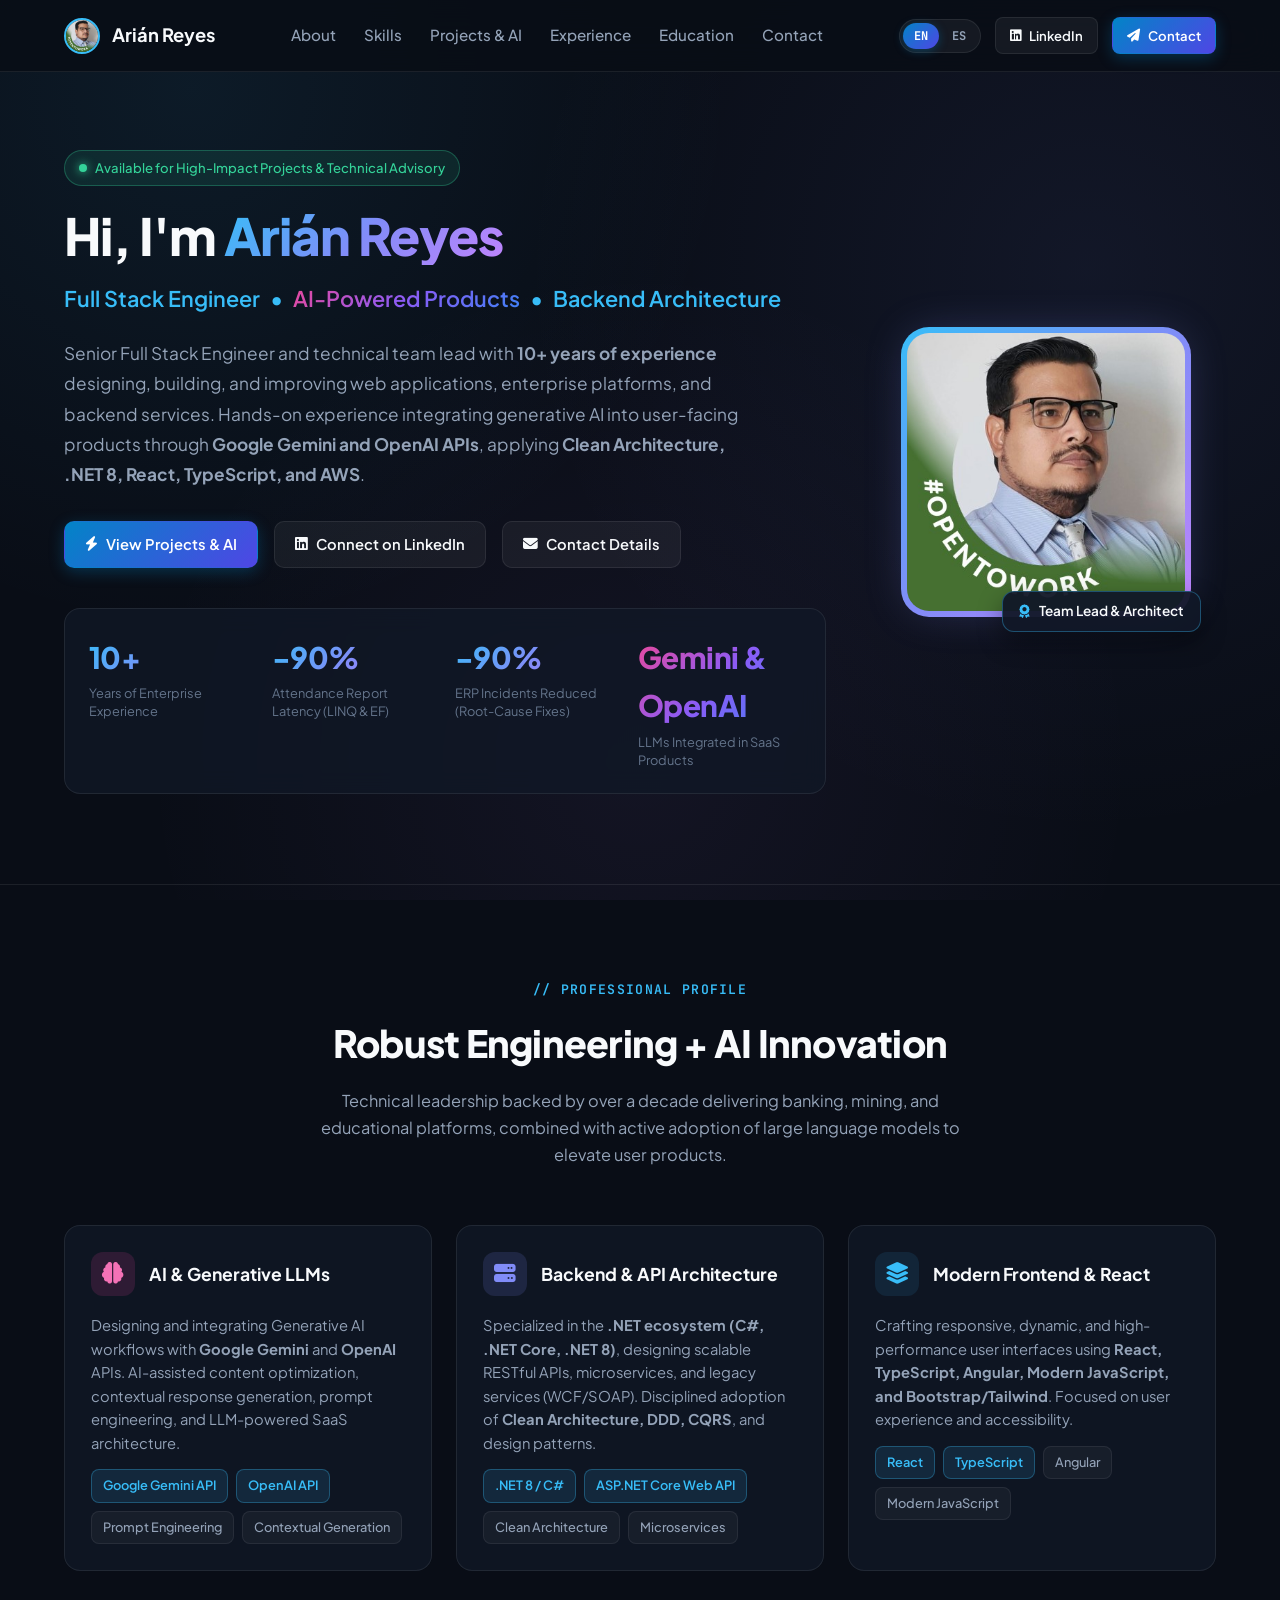
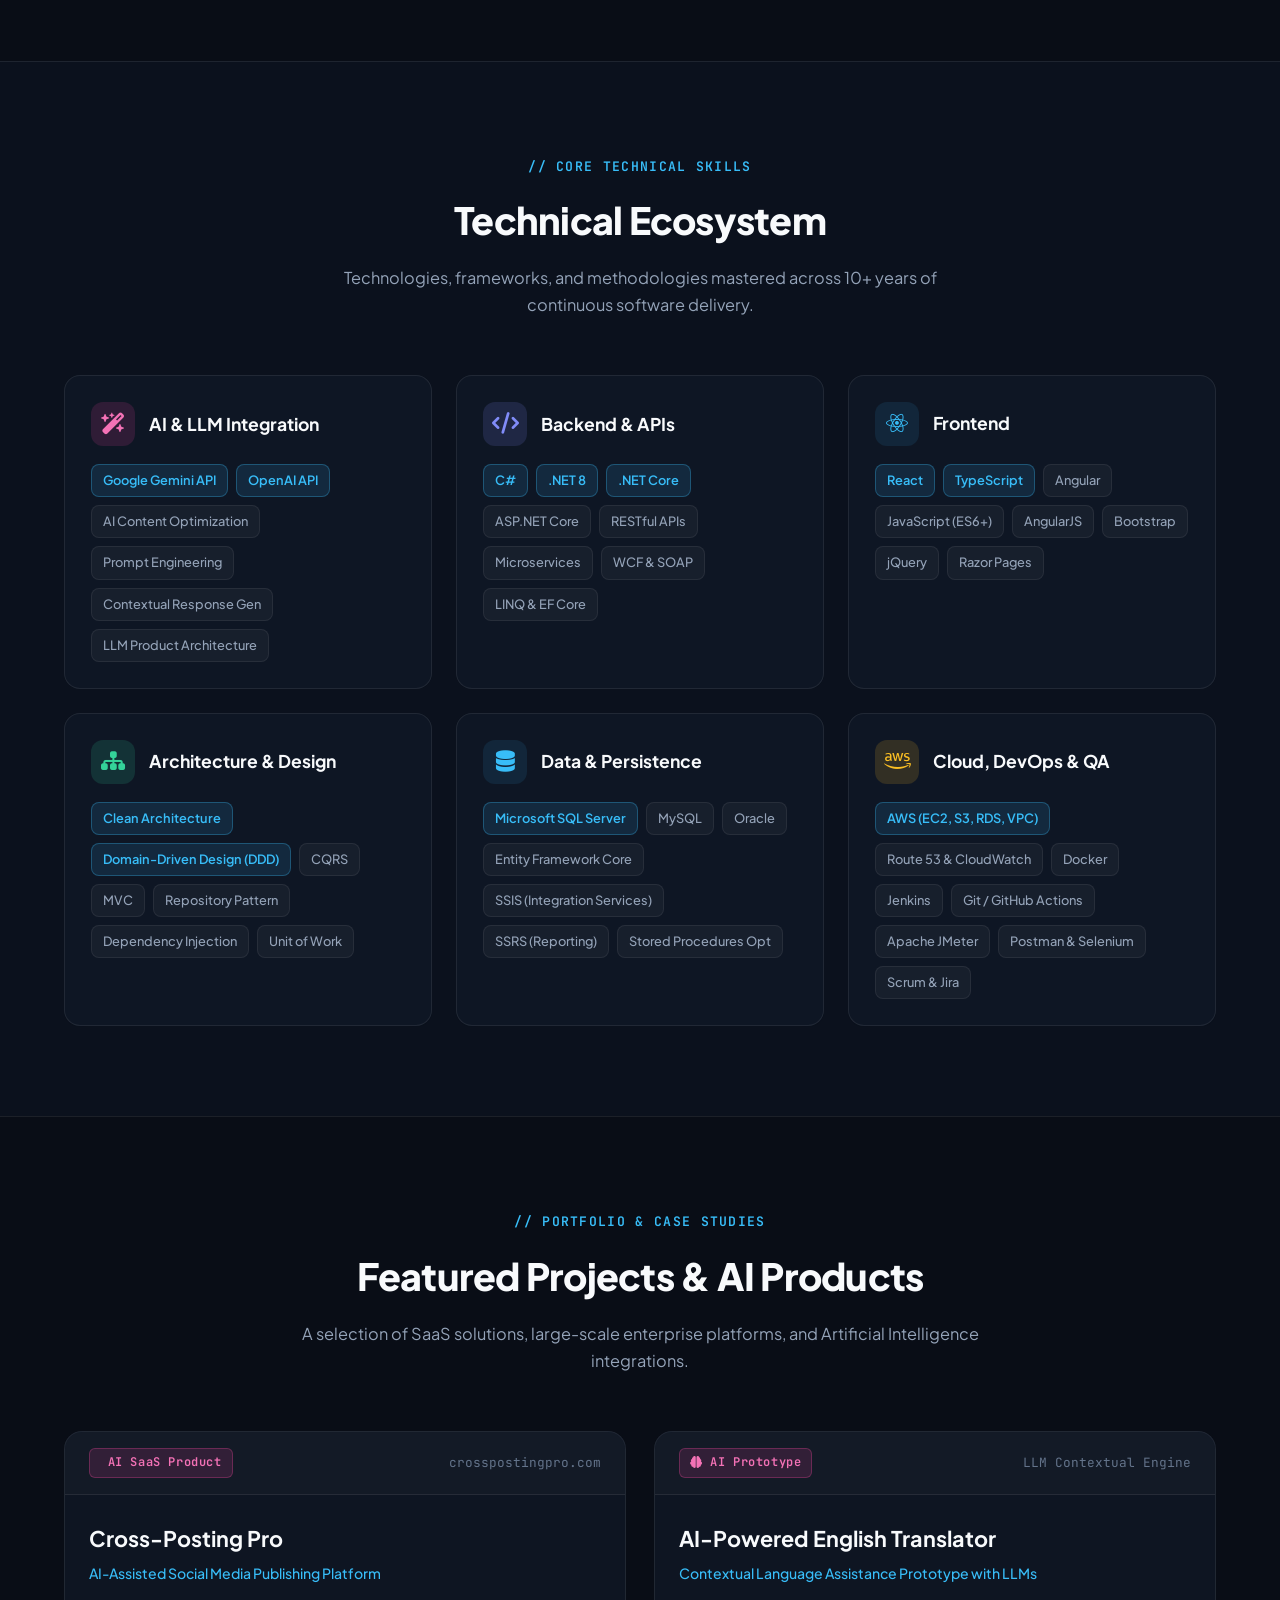
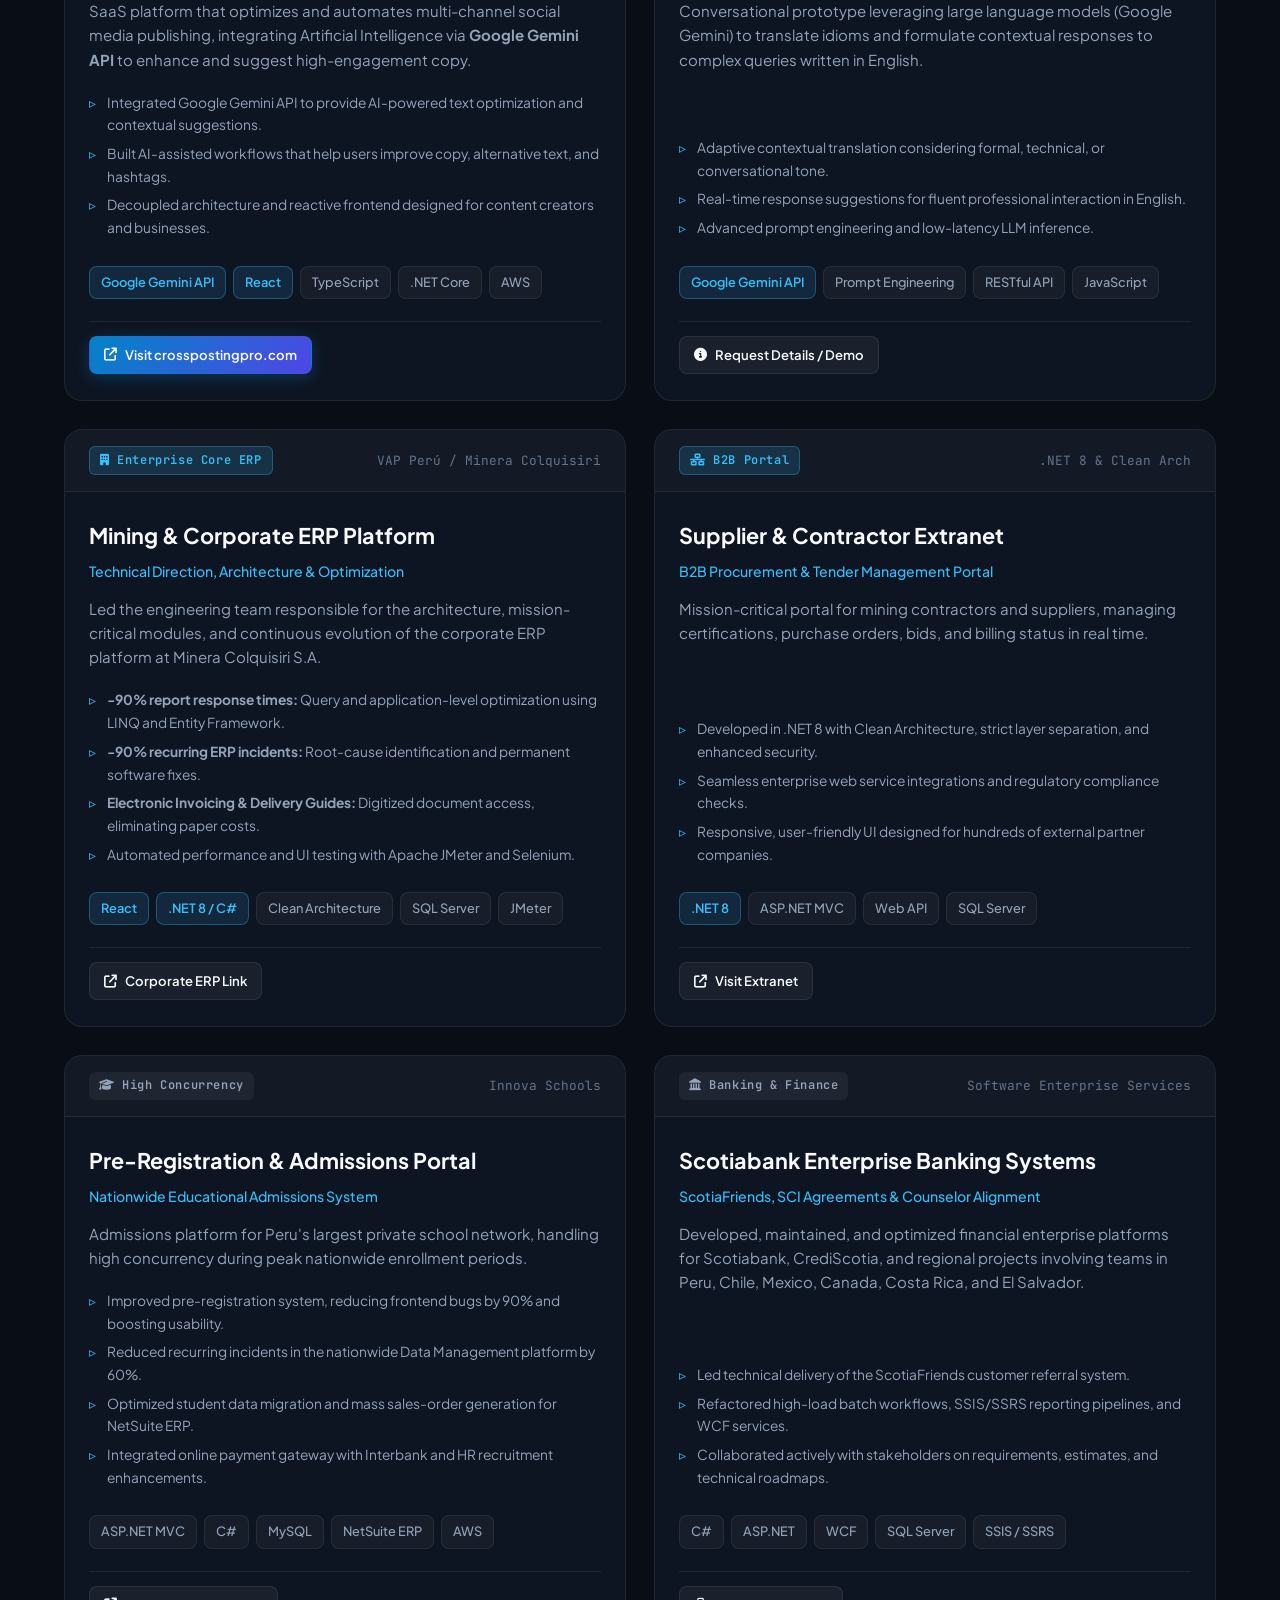
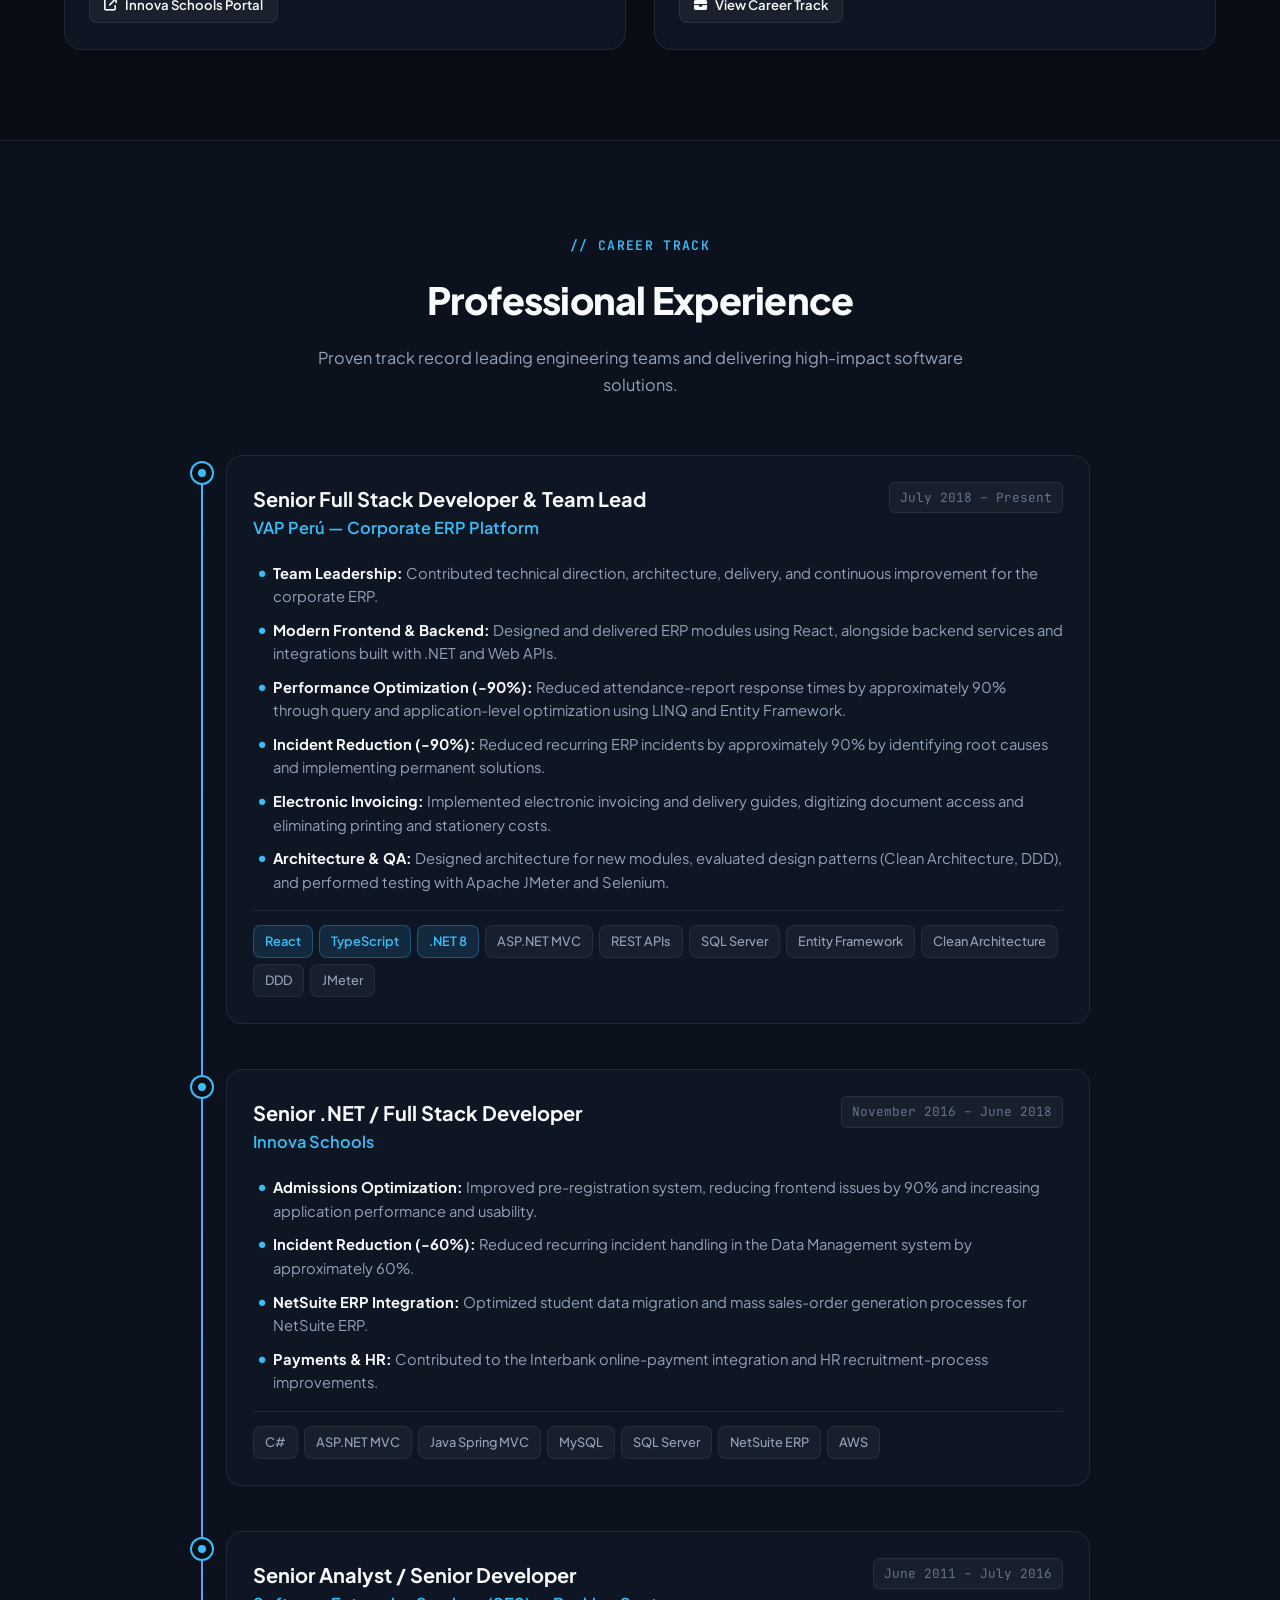
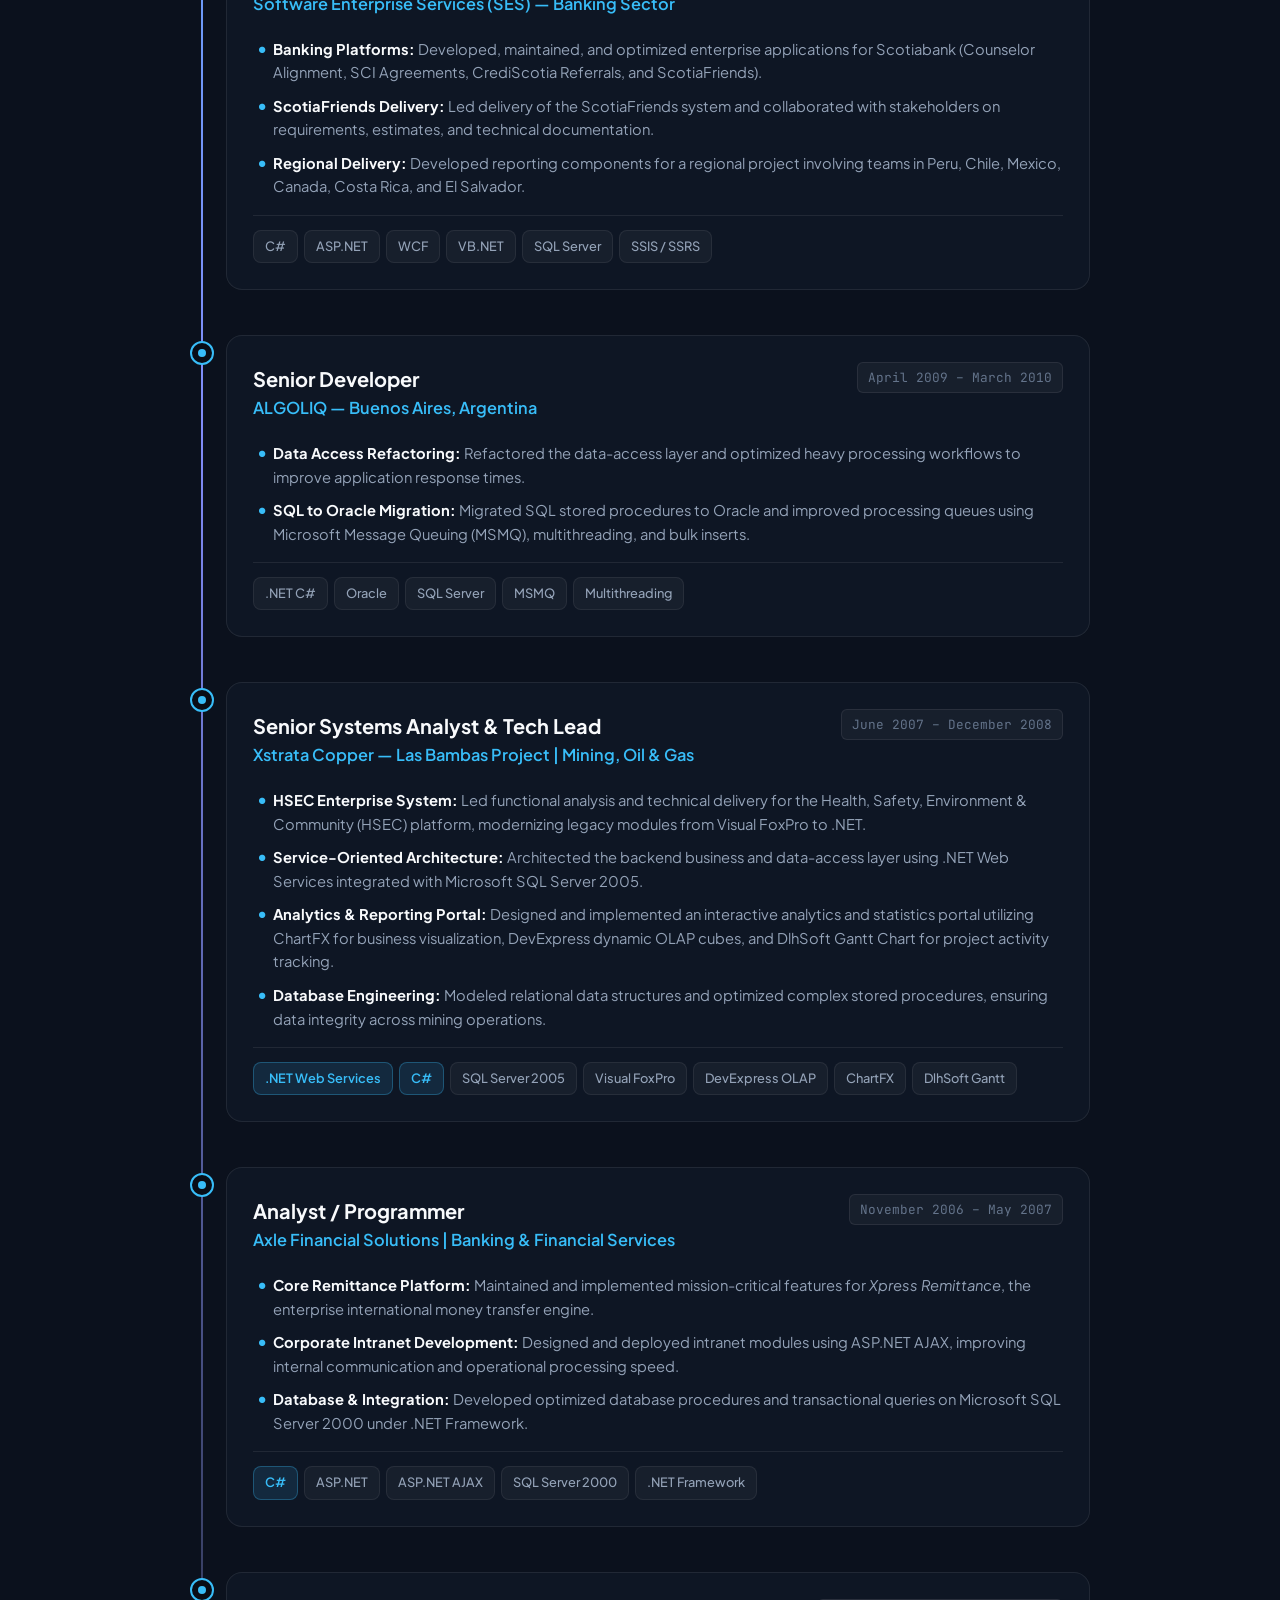
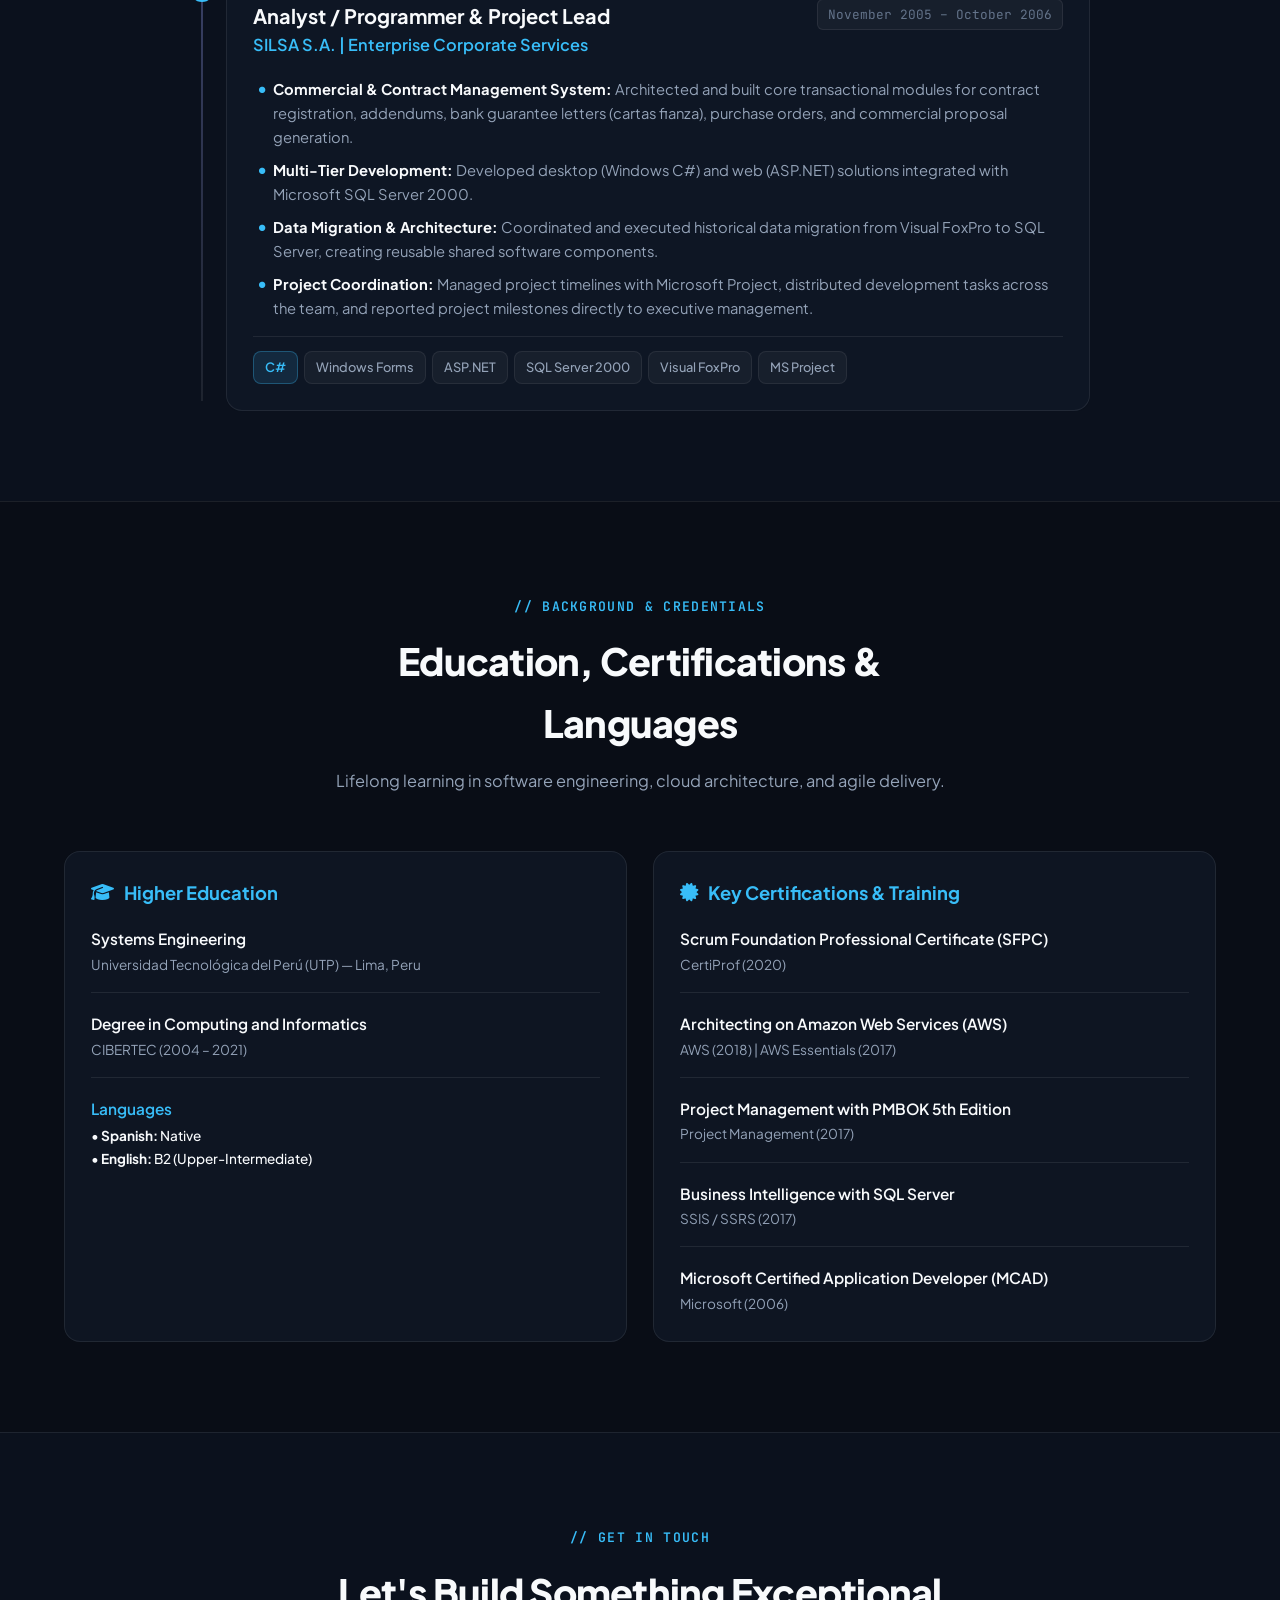
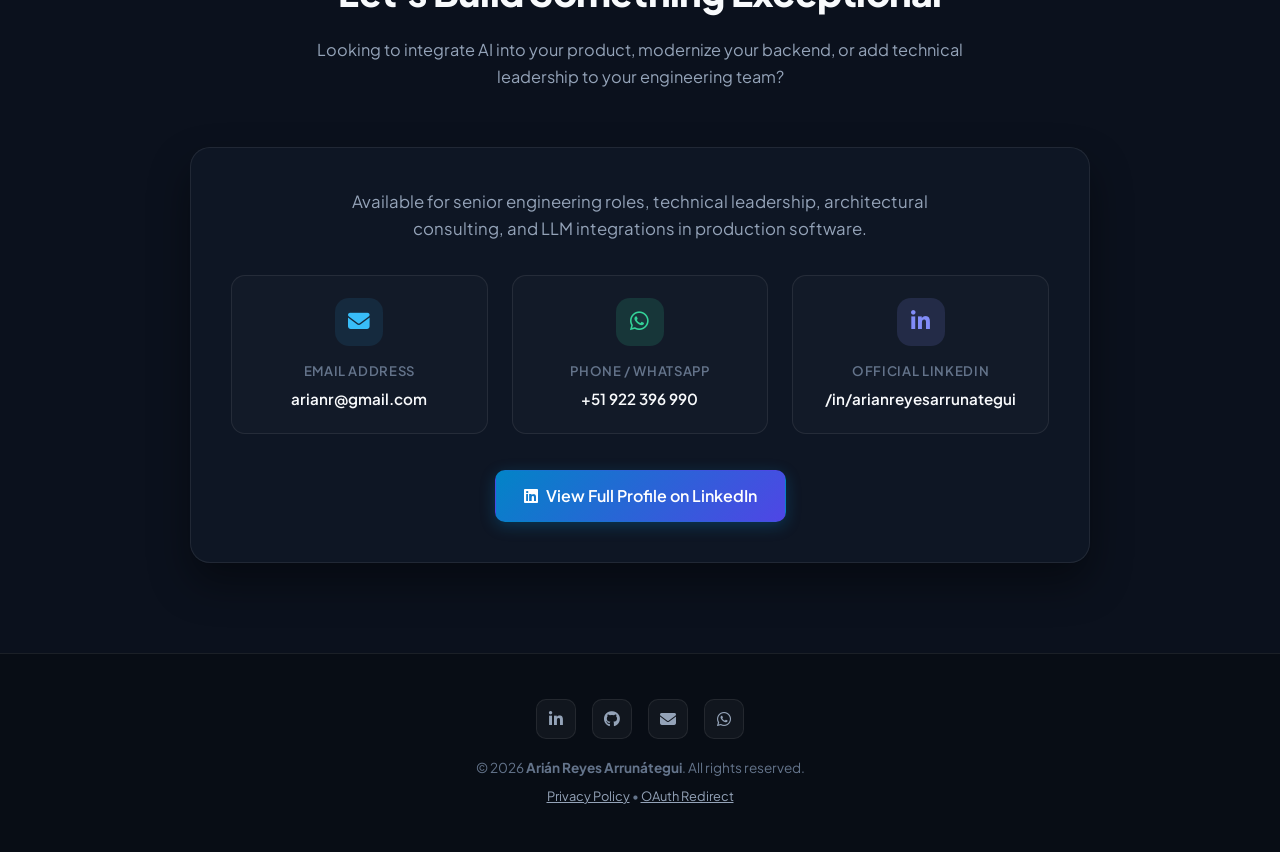
<file: index.html>
﻿<!DOCTYPE html>
<html lang="en">
<head>
  <meta charset="UTF-8">
  <meta http-equiv="X-UA-Compatible" content="IE=edge">
  <meta name="viewport" content="width=device-width, initial-scale=1.0">
  
  <title>Arián Reyes Arrunátegui | Full Stack Engineer & AI Architect</title>
  
  <!-- SEO & Meta Tags -->
  <meta name="description" content="Senior Full Stack Engineer & Technical Team Lead with 10+ years of experience in .NET 8, React, TypeScript, Google Gemini API, OpenAI API, AWS, and Clean Architecture.">
  <meta name="keywords" content="Arian Reyes, Arián Reyes Arrunátegui, Full Stack Engineer, AI Engineer, .NET 8, React, TypeScript, Google Gemini, OpenAI, Clean Architecture, AWS, C#, Tech Lead, Lima Peru">
  <meta name="author" content="Arián Reyes Arrunátegui">
  
  <!-- Open Graph / Social Sharing -->
  <meta property="og:type" content="website">
  <meta property="og:title" content="Arián Reyes Arrunátegui | Full Stack Engineer & AI Architect">
  <meta property="og:description" content="Senior Full Stack Engineer & Technical Team Lead. AI-Powered Products, Backend Architecture (.NET 8), and Modern Frontend (React, TypeScript).">
  <meta property="og:url" content="https://arianr2014.github.io/">
  <meta property="og:image" content="https://arianr2014.github.io/img/arianreyes.jpg">
  
  <link rel="canonical" href="https://arianr2014.github.io/">
  <link rel="icon" type="image/jpeg" href="./img/arianreyes.jpg">

  <!-- Fonts (Google Fonts: Plus Jakarta Sans & JetBrains Mono) -->
  <link rel="preconnect" href="https://fonts.googleapis.com">
  <link rel="preconnect" href="https://fonts.gstatic.com" crossorigin>
  <link href="https://fonts.googleapis.com/css2?family=JetBrains+Mono:wght@400;500;600&family=Plus+Jakarta+Sans:wght@400;500;600;700;800&display=swap" rel="stylesheet">

  <!-- Icons (Font Awesome) -->
  <link rel="stylesheet" href="https://cdnjs.cloudflare.com/ajax/libs/font-awesome/6.5.2/css/all.min.css" crossorigin="anonymous" referrerpolicy="no-referrer">

  <!-- Modern Portfolio Stylesheet -->
  <link rel="stylesheet" href="./css/modern.css">
</head>
<body>

  <!-- Navigation -->
  <header class="navbar">
    <div class="container nav-container">
      <a href="#home" class="nav-brand">
        <img src="./img/arianreyes.jpg" alt="Arián Reyes" class="nav-brand-avatar">
        <span>Arián Reyes</span>
      </a>

      <ul class="nav-links" id="navLinks">
        <li><a href="#about" data-i18n="nav.about">About</a></li>
        <li><a href="#skills" data-i18n="nav.skills">Skills</a></li>
        <li><a href="#projects" data-i18n="nav.projects">Projects & AI</a></li>
        <li><a href="#experience" data-i18n="nav.experience">Experience</a></li>
        <li><a href="#education" data-i18n="nav.education">Education</a></li>
        <li><a href="#contact" data-i18n="nav.contact">Contact</a></li>
      </ul>

      <div class="nav-actions">
        <!-- Language Switcher -->
        <div class="lang-switcher" aria-label="Language Selector">
          <button class="lang-btn active" data-lang="en">EN</button>
          <button class="lang-btn" data-lang="es">ES</button>
        </div>

        <a href="https://linkedin.com/in/arianreyesarrunategui/" target="_blank" rel="noopener noreferrer" class="btn btn-secondary btn-sm">
          <i class="fa-brands fa-linkedin"></i>
          <span>LinkedIn</span>
        </a>
        <a href="#contact" class="btn btn-primary btn-sm">
          <i class="fa-solid fa-paper-plane"></i>
          <span data-i18n="nav.contact_btn">Contact</span>
        </a>
      </div>

      <button class="mobile-toggle" id="mobileToggle" aria-label="Open Menu">
        <i class="fa-solid fa-bars"></i>
      </button>
    </div>
  </header>

  <!-- Hero Section -->
  <section class="hero" id="home">
    <div class="container">
      <div class="hero-grid">
        <div class="hero-content">
          <div class="status-badge">
            <span class="status-dot"></span>
            <span data-i18n="hero.status">Available for High-Impact Projects & Technical Advisory</span>
          </div>

          <h1 class="hero-title">
            <span data-i18n="hero.greeting">Hi, I'm</span> <span class="gradient-text">Arián Reyes</span>
          </h1>

          <div class="hero-subtitle">
            <span>Full Stack Engineer</span>
            <span>•</span>
            <span class="gradient-ai-text" data-i18n="hero.role_ai">AI-Powered Products</span>
            <span>•</span>
            <span>Backend Architecture</span>
          </div>

          <p class="hero-lead" data-i18n-html="hero.lead">
            Senior Full Stack Engineer and technical team lead with <strong>10+ years of experience</strong> designing, building, and improving web applications, enterprise platforms, and backend services. Hands-on experience integrating generative AI into user-facing products through <strong>Google Gemini and OpenAI APIs</strong>, applying <strong>Clean Architecture, .NET 8, React, TypeScript, and AWS</strong>.
          </p>

          <div class="hero-cta">
            <a href="#projects" class="btn btn-primary">
              <i class="fa-solid fa-bolt"></i>
              <span data-i18n="hero.cta_projects">View Projects & AI</span>
            </a>
            <a href="https://linkedin.com/in/arianreyesarrunategui/" target="_blank" rel="noopener noreferrer" class="btn btn-secondary">
              <i class="fa-brands fa-linkedin"></i>
              <span data-i18n="hero.cta_linkedin">Connect on LinkedIn</span>
            </a>
            <a href="#contact" class="btn btn-secondary">
              <i class="fa-solid fa-envelope"></i>
              <span data-i18n="hero.cta_contact">Contact Details</span>
            </a>
          </div>

          <!-- Impact Metrics -->
          <div class="hero-metrics">
            <div class="metric-item">
              <span class="metric-number gradient-text" data-i18n="metrics.m1_num">10+</span>
              <span class="metric-label" data-i18n="metrics.m1_label">Years of Enterprise Experience</span>
            </div>
            <div class="metric-item">
              <span class="metric-number gradient-text" data-i18n="metrics.m2_num">-90%</span>
              <span class="metric-label" data-i18n="metrics.m2_label">Attendance Report Latency (LINQ & EF)</span>
            </div>
            <div class="metric-item">
              <span class="metric-number gradient-text" data-i18n="metrics.m3_num">-90%</span>
              <span class="metric-label" data-i18n="metrics.m3_label">ERP Incidents Reduced (Root-Cause Fixes)</span>
            </div>
            <div class="metric-item">
              <span class="metric-number gradient-ai-text" data-i18n="metrics.m4_num">Gemini & OpenAI</span>
              <span class="metric-label" data-i18n="metrics.m4_label">LLMs Integrated in SaaS Products</span>
            </div>
          </div>
        </div>

        <div class="hero-photo-wrapper">
          <div class="hero-photo-container">
            <img src="./img/arianreyes.jpg" alt="Arián Reyes Arrunátegui" class="hero-photo">
            <div class="photo-floating-badge">
              <i class="fa-solid fa-award" style="color: var(--accent-cyan);"></i>
              <span data-i18n="hero.badge_lead">Team Lead & Architect</span>
            </div>
          </div>
        </div>
      </div>
    </div>
  </section>

  <!-- About Section -->
  <section class="section" id="about">
    <div class="container">
      <div class="section-header">
        <span class="section-tag" data-i18n="about.tag">// Professional Profile</span>
        <h2 class="section-title" data-i18n="about.title">Robust Engineering + AI Innovation</h2>
        <p class="section-desc" data-i18n="about.desc">
          Technical leadership backed by over a decade delivering banking, mining, and educational platforms, combined with active adoption of large language models to elevate user products.
        </p>
      </div>

      <div class="skills-grid">
        <div class="skill-category-card">
          <div class="skill-card-header">
            <div class="skill-icon ai">
              <i class="fa-solid fa-brain"></i>
            </div>
            <h3 class="skill-card-title" data-i18n="about.ai_title">AI & Generative LLMs</h3>
          </div>
          <p style="color: var(--text-muted); font-size: 0.92rem; line-height: 1.6; margin-bottom: 14px;" data-i18n-html="about.ai_desc">
            Designing and integrating Generative AI workflows with <strong>Google Gemini</strong> and <strong>OpenAI</strong> APIs. AI-assisted content optimization, contextual response generation, prompt engineering, and LLM-powered SaaS architecture.
          </p>
          <div class="skill-tags">
            <span class="skill-pill featured">Google Gemini API</span>
            <span class="skill-pill featured">OpenAI API</span>
            <span class="skill-pill">Prompt Engineering</span>
            <span class="skill-pill">Contextual Generation</span>
          </div>
        </div>

        <div class="skill-category-card">
          <div class="skill-card-header">
            <div class="skill-icon backend">
              <i class="fa-solid fa-server"></i>
            </div>
            <h3 class="skill-card-title" data-i18n="about.backend_title">Backend & API Architecture</h3>
          </div>
          <p style="color: var(--text-muted); font-size: 0.92rem; line-height: 1.6; margin-bottom: 14px;" data-i18n-html="about.backend_desc">
            Specialized in the <strong>.NET ecosystem (C#, .NET Core, .NET 8)</strong>, designing scalable RESTful APIs, microservices, and legacy services (WCF/SOAP). Disciplined adoption of <strong>Clean Architecture, DDD, CQRS</strong>, and design patterns.
          </p>
          <div class="skill-tags">
            <span class="skill-pill featured">.NET 8 / C#</span>
            <span class="skill-pill featured">ASP.NET Core Web API</span>
            <span class="skill-pill">Clean Architecture</span>
            <span class="skill-pill">Microservices</span>
          </div>
        </div>

        <div class="skill-category-card">
          <div class="skill-card-header">
            <div class="skill-icon">
              <i class="fa-solid fa-layer-group"></i>
            </div>
            <h3 class="skill-card-title" data-i18n="about.frontend_title">Modern Frontend & React</h3>
          </div>
          <p style="color: var(--text-muted); font-size: 0.92rem; line-height: 1.6; margin-bottom: 14px;" data-i18n-html="about.frontend_desc">
            Crafting responsive, dynamic, and high-performance user interfaces using <strong>React, TypeScript, Angular, Modern JavaScript, and Bootstrap/Tailwind</strong>. Focused on user experience and accessibility.
          </p>
          <div class="skill-tags">
            <span class="skill-pill featured">React</span>
            <span class="skill-pill featured">TypeScript</span>
            <span class="skill-pill">Angular</span>
            <span class="skill-pill">Modern JavaScript</span>
          </div>
        </div>
      </div>
    </div>
  </section>

  <!-- Skills Matrix Section -->
  <section class="section" id="skills" style="background: rgba(15, 23, 42, 0.4);">
    <div class="container">
      <div class="section-header">
        <span class="section-tag" data-i18n="skills.tag">// Core Technical Skills</span>
        <h2 class="section-title" data-i18n="skills.title">Technical Ecosystem</h2>
        <p class="section-desc" data-i18n="skills.desc">Technologies, frameworks, and methodologies mastered across 10+ years of continuous software delivery.</p>
      </div>

      <div class="skills-grid">
        <!-- AI & LLMs -->
        <div class="skill-category-card">
          <div class="skill-card-header">
            <div class="skill-icon ai"><i class="fa-solid fa-wand-magic-sparkles"></i></div>
            <h3 class="skill-card-title">AI & LLM Integration</h3>
          </div>
          <div class="skill-tags">
            <span class="skill-pill featured">Google Gemini API</span>
            <span class="skill-pill featured">OpenAI API</span>
            <span class="skill-pill">AI Content Optimization</span>
            <span class="skill-pill">Prompt Engineering</span>
            <span class="skill-pill">Contextual Response Gen</span>
            <span class="skill-pill">LLM Product Architecture</span>
          </div>
        </div>

        <!-- Backend & APIs -->
        <div class="skill-category-card">
          <div class="skill-card-header">
            <div class="skill-icon backend"><i class="fa-solid fa-code"></i></div>
            <h3 class="skill-card-title">Backend & APIs</h3>
          </div>
          <div class="skill-tags">
            <span class="skill-pill featured">C#</span>
            <span class="skill-pill featured">.NET 8</span>
            <span class="skill-pill featured">.NET Core</span>
            <span class="skill-pill">ASP.NET Core</span>
            <span class="skill-pill">RESTful APIs</span>
            <span class="skill-pill">Microservices</span>
            <span class="skill-pill">WCF & SOAP</span>
            <span class="skill-pill">LINQ & EF Core</span>
          </div>
        </div>

        <!-- Frontend -->
        <div class="skill-category-card">
          <div class="skill-card-header">
            <div class="skill-icon"><i class="fa-brands fa-react"></i></div>
            <h3 class="skill-card-title">Frontend</h3>
          </div>
          <div class="skill-tags">
            <span class="skill-pill featured">React</span>
            <span class="skill-pill featured">TypeScript</span>
            <span class="skill-pill">Angular</span>
            <span class="skill-pill">JavaScript (ES6+)</span>
            <span class="skill-pill">AngularJS</span>
            <span class="skill-pill">Bootstrap</span>
            <span class="skill-pill">jQuery</span>
            <span class="skill-pill">Razor Pages</span>
          </div>
        </div>

        <!-- Architecture -->
        <div class="skill-category-card">
          <div class="skill-card-header">
            <div class="skill-icon arch"><i class="fa-solid fa-sitemap"></i></div>
            <h3 class="skill-card-title">Architecture & Design</h3>
          </div>
          <div class="skill-tags">
            <span class="skill-pill featured">Clean Architecture</span>
            <span class="skill-pill featured">Domain-Driven Design (DDD)</span>
            <span class="skill-pill">CQRS</span>
            <span class="skill-pill">MVC</span>
            <span class="skill-pill">Repository Pattern</span>
            <span class="skill-pill">Dependency Injection</span>
            <span class="skill-pill">Unit of Work</span>
          </div>
        </div>

        <!-- Databases -->
        <div class="skill-category-card">
          <div class="skill-card-header">
            <div class="skill-icon"><i class="fa-solid fa-database"></i></div>
            <h3 class="skill-card-title">Data & Persistence</h3>
          </div>
          <div class="skill-tags">
            <span class="skill-pill featured">Microsoft SQL Server</span>
            <span class="skill-pill">MySQL</span>
            <span class="skill-pill">Oracle</span>
            <span class="skill-pill">Entity Framework Core</span>
            <span class="skill-pill">SSIS (Integration Services)</span>
            <span class="skill-pill">SSRS (Reporting)</span>
            <span class="skill-pill">Stored Procedures Opt</span>
          </div>
        </div>

        <!-- Cloud & DevOps -->
        <div class="skill-category-card">
          <div class="skill-card-header">
            <div class="skill-icon cloud"><i class="fa-brands fa-aws"></i></div>
            <h3 class="skill-card-title">Cloud, DevOps & QA</h3>
          </div>
          <div class="skill-tags">
            <span class="skill-pill featured">AWS (EC2, S3, RDS, VPC)</span>
            <span class="skill-pill">Route 53 & CloudWatch</span>
            <span class="skill-pill">Docker</span>
            <span class="skill-pill">Jenkins</span>
            <span class="skill-pill">Git / GitHub Actions</span>
            <span class="skill-pill">Apache JMeter</span>
            <span class="skill-pill">Postman & Selenium</span>
            <span class="skill-pill">Scrum & Jira</span>
          </div>
        </div>
      </div>
    </div>
  </section>

  <!-- Featured Projects & AI Showcase -->
  <section class="section" id="projects">
    <div class="container">
      <div class="section-header">
        <span class="section-tag" data-i18n="projects.tag">// Portfolio & Case Studies</span>
        <h2 class="section-title" data-i18n="projects.title">Featured Projects & AI Products</h2>
        <p class="section-desc" data-i18n="projects.desc">A selection of SaaS solutions, large-scale enterprise platforms, and Artificial Intelligence integrations.</p>
      </div>

      <div class="projects-grid">
        <!-- Project 1: Cross-Posting Pro -->
        <div class="project-card">
          <div class="project-header-bar">
            <span class="project-type-tag ai-tag">
              <i class="fa-solid fa-sparkles"></i> <span data-i18n="projects.p1_tag">AI SaaS Product</span>
            </span>
            <span style="font-size: 0.8rem; color: var(--text-dim); font-family: var(--font-mono);">crosspostingpro.com</span>
          </div>
          <div class="project-body">
            <h3 class="project-title" data-i18n="projects.p1_title">Cross-Posting Pro</h3>
            <div class="project-subtitle" data-i18n="projects.p1_subtitle">AI-Assisted Social Media Publishing Platform</div>
            <p class="project-desc" data-i18n-html="projects.p1_desc">
              SaaS platform that optimizes and automates multi-channel social media publishing, integrating Artificial Intelligence via <strong>Google Gemini API</strong> to enhance and suggest high-engagement copy.
            </p>
            <ul class="project-highlights">
              <li data-i18n="projects.p1_h1">Integrated Google Gemini API to provide AI-powered text optimization and contextual suggestions.</li>
              <li data-i18n="projects.p1_h2">Built AI-assisted workflows that help users improve copy, alternative text, and hashtags.</li>
              <li data-i18n="projects.p1_h3">Decoupled architecture and reactive frontend designed for content creators and businesses.</li>
            </ul>
            <div class="project-tech-stack">
              <span class="skill-pill featured">Google Gemini API</span>
              <span class="skill-pill featured">React</span>
              <span class="skill-pill">TypeScript</span>
              <span class="skill-pill">.NET Core</span>
              <span class="skill-pill">AWS</span>
            </div>
            <div class="project-actions">
              <a href="https://crosspostingpro.com/" target="_blank" rel="noopener noreferrer" class="btn btn-primary btn-sm">
                <i class="fa-solid fa-arrow-up-right-from-square"></i>
                <span data-i18n="projects.p1_btn">Visit crosspostingpro.com</span>
              </a>
            </div>
          </div>
        </div>

        <!-- Project 2: AI English Translator -->
        <div class="project-card">
          <div class="project-header-bar">
            <span class="project-type-tag ai-tag">
              <i class="fa-solid fa-brain"></i> <span data-i18n="projects.p2_tag">AI Prototype</span>
            </span>
            <span style="font-size: 0.8rem; color: var(--text-dim); font-family: var(--font-mono);">LLM Contextual Engine</span>
          </div>
          <div class="project-body">
            <h3 class="project-title" data-i18n="projects.p2_title">AI-Powered English Translator</h3>
            <div class="project-subtitle" data-i18n="projects.p2_subtitle">Contextual Language Assistance Prototype with LLMs</div>
            <p class="project-desc" data-i18n-html="projects.p2_desc">
              Conversational prototype leveraging large language models (Google Gemini) to translate idioms and formulate contextual responses to complex queries written in English.
            </p>
            <ul class="project-highlights">
              <li data-i18n="projects.p2_h1">Adaptive contextual translation considering formal, technical, or conversational tone.</li>
              <li data-i18n="projects.p2_h2">Real-time response suggestions for fluent professional interaction in English.</li>
              <li data-i18n="projects.p2_h3">Advanced prompt engineering and low-latency LLM inference.</li>
            </ul>
            <div class="project-tech-stack">
              <span class="skill-pill featured">Google Gemini API</span>
              <span class="skill-pill">Prompt Engineering</span>
              <span class="skill-pill">RESTful API</span>
              <span class="skill-pill">JavaScript</span>
            </div>
            <div class="project-actions">
              <a href="#contact" class="btn btn-secondary btn-sm">
                <i class="fa-solid fa-info-circle"></i>
                <span data-i18n="projects.p2_btn">Request Details / Demo</span>
              </a>
            </div>
          </div>
        </div>

        <!-- Project 3: VAP Perú ERP -->
        <div class="project-card">
          <div class="project-header-bar">
            <span class="project-type-tag enterprise-tag">
              <i class="fa-solid fa-building"></i> <span data-i18n="projects.p3_tag">Enterprise Core ERP</span>
            </span>
            <span style="font-size: 0.8rem; color: var(--text-dim); font-family: var(--font-mono);">VAP Perú / Minera Colquisiri</span>
          </div>
          <div class="project-body">
            <h3 class="project-title" data-i18n="projects.p3_title">Mining & Corporate ERP Platform</h3>
            <div class="project-subtitle" data-i18n="projects.p3_subtitle">Technical Direction, Architecture & Optimization</div>
            <p class="project-desc" data-i18n-html="projects.p3_desc">
              Led the engineering team responsible for the architecture, mission-critical modules, and continuous evolution of the corporate ERP platform at Minera Colquisiri S.A.
            </p>
            <ul class="project-highlights">
              <li data-i18n-html="projects.p3_h1"><strong>-90% report response times:</strong> Query and application-level optimization using LINQ and Entity Framework.</li>
              <li data-i18n-html="projects.p3_h2"><strong>-90% recurring ERP incidents:</strong> Root-cause identification and permanent software fixes.</li>
              <li data-i18n-html="projects.p3_h3"><strong>Electronic Invoicing & Delivery Guides:</strong> Digitized document access, eliminating paper costs.</li>
              <li data-i18n="projects.p3_h4">Automated performance and UI testing with Apache JMeter and Selenium.</li>
            </ul>
            <div class="project-tech-stack">
              <span class="skill-pill featured">React</span>
              <span class="skill-pill featured">.NET 8 / C#</span>
              <span class="skill-pill">Clean Architecture</span>
              <span class="skill-pill">SQL Server</span>
              <span class="skill-pill">JMeter</span>
            </div>
            <div class="project-actions">
              <a href="https://applima.colquisiri.com.pe/erp" target="_blank" rel="noopener noreferrer" class="btn btn-secondary btn-sm">
                <i class="fa-solid fa-arrow-up-right-from-square"></i>
                <span data-i18n="projects.p3_btn">Corporate ERP Link</span>
              </a>
            </div>
          </div>
        </div>

        <!-- Project 4: Extranet de Proveedores -->
        <div class="project-card">
          <div class="project-header-bar">
            <span class="project-type-tag enterprise-tag">
              <i class="fa-solid fa-network-wired"></i> <span data-i18n="projects.p4_tag">B2B Portal</span>
            </span>
            <span style="font-size: 0.8rem; color: var(--text-dim); font-family: var(--font-mono);">.NET 8 & Clean Arch</span>
          </div>
          <div class="project-body">
            <h3 class="project-title" data-i18n="projects.p4_title">Supplier & Contractor Extranet</h3>
            <div class="project-subtitle" data-i18n="projects.p4_subtitle">B2B Procurement & Tender Management Portal</div>
            <p class="project-desc" data-i18n-html="projects.p4_desc">
              Mission-critical portal for mining contractors and suppliers, managing certifications, purchase orders, bids, and billing status in real time.
            </p>
            <ul class="project-highlights">
              <li data-i18n="projects.p4_h1">Developed in .NET 8 with Clean Architecture, strict layer separation, and enhanced security.</li>
              <li data-i18n="projects.p4_h2">Seamless enterprise web service integrations and regulatory compliance checks.</li>
              <li data-i18n="projects.p4_h3">Responsive, user-friendly UI designed for hundreds of external partner companies.</li>
            </ul>
            <div class="project-tech-stack">
              <span class="skill-pill featured">.NET 8</span>
              <span class="skill-pill">ASP.NET MVC</span>
              <span class="skill-pill">Web API</span>
              <span class="skill-pill">SQL Server</span>
            </div>
            <div class="project-actions">
              <a href="https://extranet.colquisiri.com.pe/" target="_blank" rel="noopener noreferrer" class="btn btn-secondary btn-sm">
                <i class="fa-solid fa-arrow-up-right-from-square"></i>
                <span data-i18n="projects.p4_btn">Visit Extranet</span>
              </a>
            </div>
          </div>
        </div>

        <!-- Project 5: Innova Schools -->
        <div class="project-card">
          <div class="project-header-bar">
            <span class="project-type-tag">
              <i class="fa-solid fa-graduation-cap"></i> <span data-i18n="projects.p5_tag">High Concurrency</span>
            </span>
            <span style="font-size: 0.8rem; color: var(--text-dim); font-family: var(--font-mono);">Innova Schools</span>
          </div>
          <div class="project-body">
            <h3 class="project-title" data-i18n="projects.p5_title">Pre-Registration & Admissions Portal</h3>
            <div class="project-subtitle" data-i18n="projects.p5_subtitle">Nationwide Educational Admissions System</div>
            <p class="project-desc" data-i18n-html="projects.p5_desc">
              Admissions platform for Peru's largest private school network, handling high concurrency during peak nationwide enrollment periods.
            </p>
            <ul class="project-highlights">
              <li data-i18n="projects.p5_h1">Improved pre-registration system, reducing frontend bugs by 90% and boosting usability.</li>
              <li data-i18n="projects.p5_h2">Reduced recurring incidents in the nationwide Data Management platform by 60%.</li>
              <li data-i18n="projects.p5_h3">Optimized student data migration and mass sales-order generation for NetSuite ERP.</li>
              <li data-i18n="projects.p5_h4">Integrated online payment gateway with Interbank and HR recruitment enhancements.</li>
            </ul>
            <div class="project-tech-stack">
              <span class="skill-pill">ASP.NET MVC</span>
              <span class="skill-pill">C#</span>
              <span class="skill-pill">MySQL</span>
              <span class="skill-pill">NetSuite ERP</span>
              <span class="skill-pill">AWS</span>
            </div>
            <div class="project-actions">
              <a href="https://admision.innovaschools.edu.pe/" target="_blank" rel="noopener noreferrer" class="btn btn-secondary btn-sm">
                <i class="fa-solid fa-arrow-up-right-from-square"></i>
                <span data-i18n="projects.p5_btn">Innova Schools Portal</span>
              </a>
            </div>
          </div>
        </div>

        <!-- Project 6: SES Scotiabank -->
        <div class="project-card">
          <div class="project-header-bar">
            <span class="project-type-tag">
              <i class="fa-solid fa-landmark"></i> <span data-i18n="projects.p6_tag">Banking & Finance</span>
            </span>
            <span style="font-size: 0.8rem; color: var(--text-dim); font-family: var(--font-mono);">Software Enterprise Services</span>
          </div>
          <div class="project-body">
            <h3 class="project-title" data-i18n="projects.p6_title">Scotiabank Enterprise Banking Systems</h3>
            <div class="project-subtitle" data-i18n="projects.p6_subtitle">ScotiaFriends, SCI Agreements & Counselor Alignment</div>
            <p class="project-desc" data-i18n-html="projects.p6_desc">
              Developed, maintained, and optimized financial enterprise platforms for Scotiabank, CrediScotia, and regional projects involving teams in Peru, Chile, Mexico, Canada, Costa Rica, and El Salvador.
            </p>
            <ul class="project-highlights">
              <li data-i18n="projects.p6_h1">Led technical delivery of the ScotiaFriends customer referral system.</li>
              <li data-i18n="projects.p6_h2">Refactored high-load batch workflows, SSIS/SSRS reporting pipelines, and WCF services.</li>
              <li data-i18n="projects.p6_h3">Collaborated actively with stakeholders on requirements, estimates, and technical roadmaps.</li>
            </ul>
            <div class="project-tech-stack">
              <span class="skill-pill">C#</span>
              <span class="skill-pill">ASP.NET</span>
              <span class="skill-pill">WCF</span>
              <span class="skill-pill">SQL Server</span>
              <span class="skill-pill">SSIS / SSRS</span>
            </div>
            <div class="project-actions">
              <a href="#experience" class="btn btn-secondary btn-sm">
                <i class="fa-solid fa-briefcase"></i>
                <span data-i18n="projects.p6_btn">View Career Track</span>
              </a>
            </div>
          </div>
        </div>
      </div>
    </div>
  </section>

  <!-- Work Experience Timeline -->
  <section class="section" id="experience" style="background: rgba(15, 23, 42, 0.4);">
    <div class="container">
      <div class="section-header">
        <span class="section-tag" data-i18n="exp.tag">// Career Track</span>
        <h2 class="section-title" data-i18n="exp.title">Professional Experience</h2>
        <p class="section-desc" data-i18n="exp.desc">Proven track record leading engineering teams and delivering high-impact software solutions.</p>
      </div>

      <div class="timeline">
        <!-- VAP Perú -->
        <div class="timeline-item">
          <div class="timeline-dot"></div>
          <div class="timeline-card">
            <div class="timeline-header">
              <div>
                <h3 class="timeline-role" data-i18n="exp.vap_role">Senior Full Stack Developer & Team Lead</h3>
                <div class="timeline-company" data-i18n="exp.vap_company">VAP Perú — Corporate ERP Platform</div>
              </div>
              <span class="timeline-period" data-i18n="exp.vap_period">July 2018 – Present</span>
            </div>
            <ul class="timeline-list">
              <li data-i18n-html="exp.vap_b1"><strong>Team Leadership:</strong> Contributed technical direction, architecture, delivery, and continuous improvement for the corporate ERP.</li>
              <li data-i18n-html="exp.vap_b2"><strong>Modern Frontend & Backend:</strong> Designed and delivered ERP modules using React, alongside backend services and integrations built with .NET and Web APIs.</li>
              <li data-i18n-html="exp.vap_b3"><strong>Performance Optimization (-90%):</strong> Reduced attendance-report response times by approximately 90% through query and application-level optimization using LINQ and Entity Framework.</li>
              <li data-i18n-html="exp.vap_b4"><strong>Incident Reduction (-90%):</strong> Reduced recurring ERP incidents by approximately 90% by identifying root causes and implementing permanent solutions.</li>
              <li data-i18n-html="exp.vap_b5"><strong>Electronic Invoicing:</strong> Implemented electronic invoicing and delivery guides, digitizing document access and eliminating printing and stationery costs.</li>
              <li data-i18n-html="exp.vap_b6"><strong>Architecture & QA:</strong> Designed architecture for new modules, evaluated design patterns (Clean Architecture, DDD), and performed testing with Apache JMeter and Selenium.</li>
            </ul>
            <div class="timeline-tech-stack">
              <span class="skill-pill featured">React</span>
              <span class="skill-pill featured">TypeScript</span>
              <span class="skill-pill featured">.NET 8</span>
              <span class="skill-pill">ASP.NET MVC</span>
              <span class="skill-pill">REST APIs</span>
              <span class="skill-pill">SQL Server</span>
              <span class="skill-pill">Entity Framework</span>
              <span class="skill-pill">Clean Architecture</span>
              <span class="skill-pill">DDD</span>
              <span class="skill-pill">JMeter</span>
            </div>
          </div>
        </div>

        <!-- Innova Schools -->
        <div class="timeline-item">
          <div class="timeline-dot"></div>
          <div class="timeline-card">
            <div class="timeline-header">
              <div>
                <h3 class="timeline-role" data-i18n="exp.innova_role">Senior .NET / Full Stack Developer</h3>
                <div class="timeline-company" data-i18n="exp.innova_company">Innova Schools</div>
              </div>
              <span class="timeline-period" data-i18n="exp.innova_period">November 2016 – June 2018</span>
            </div>
            <ul class="timeline-list">
              <li data-i18n-html="exp.innova_b1"><strong>Admissions Optimization:</strong> Improved pre-registration system, reducing frontend issues by 90% and increasing application performance and usability.</li>
              <li data-i18n-html="exp.innova_b2"><strong>Incident Reduction (-60%):</strong> Reduced recurring incident handling in the Data Management system by approximately 60%.</li>
              <li data-i18n-html="exp.innova_b3"><strong>NetSuite ERP Integration:</strong> Optimized student data migration and mass sales-order generation processes for NetSuite ERP.</li>
              <li data-i18n-html="exp.innova_b4"><strong>Payments & HR:</strong> Contributed to the Interbank online-payment integration and HR recruitment-process improvements.</li>
            </ul>
            <div class="timeline-tech-stack">
              <span class="skill-pill">C#</span>
              <span class="skill-pill">ASP.NET MVC</span>
              <span class="skill-pill">Java Spring MVC</span>
              <span class="skill-pill">MySQL</span>
              <span class="skill-pill">SQL Server</span>
              <span class="skill-pill">NetSuite ERP</span>
              <span class="skill-pill">AWS</span>
            </div>
          </div>
        </div>

        <!-- SES -->
        <div class="timeline-item">
          <div class="timeline-dot"></div>
          <div class="timeline-card">
            <div class="timeline-header">
              <div>
                <h3 class="timeline-role" data-i18n="exp.ses_role">Senior Analyst / Senior Developer</h3>
                <div class="timeline-company" data-i18n="exp.ses_company">Software Enterprise Services (SES) — Banking Sector</div>
              </div>
              <span class="timeline-period" data-i18n="exp.ses_period">June 2011 – July 2016</span>
            </div>
            <ul class="timeline-list">
              <li data-i18n-html="exp.ses_b1"><strong>Banking Platforms:</strong> Developed, maintained, and optimized enterprise applications for Scotiabank (Counselor Alignment, SCI Agreements, CrediScotia Referrals, and ScotiaFriends).</li>
              <li data-i18n-html="exp.ses_b2"><strong>ScotiaFriends Delivery:</strong> Led delivery of the ScotiaFriends system and collaborated with stakeholders on requirements, estimates, and technical documentation.</li>
              <li data-i18n-html="exp.ses_b3"><strong>Regional Delivery:</strong> Developed reporting components for a regional project involving teams in Peru, Chile, Mexico, Canada, Costa Rica, and El Salvador.</li>
            </ul>
            <div class="timeline-tech-stack">
              <span class="skill-pill">C#</span>
              <span class="skill-pill">ASP.NET</span>
              <span class="skill-pill">WCF</span>
              <span class="skill-pill">VB.NET</span>
              <span class="skill-pill">SQL Server</span>
              <span class="skill-pill">SSIS / SSRS</span>
            </div>
          </div>
        </div>

        <!-- ALGOLIQ -->
        <div class="timeline-item">
          <div class="timeline-dot"></div>
          <div class="timeline-card">
            <div class="timeline-header">
              <div>
                <h3 class="timeline-role" data-i18n="exp.algoliq_role">Senior Developer</h3>
                <div class="timeline-company" data-i18n="exp.algoliq_company">ALGOLIQ — Buenos Aires, Argentina</div>
              </div>
              <span class="timeline-period" data-i18n="exp.algoliq_period">April 2009 – March 2010</span>
            </div>
            <ul class="timeline-list">
              <li data-i18n-html="exp.algoliq_b1"><strong>Data Access Refactoring:</strong> Refactored the data-access layer and optimized heavy processing workflows to improve application response times.</li>
              <li data-i18n-html="exp.algoliq_b2"><strong>SQL to Oracle Migration:</strong> Migrated SQL stored procedures to Oracle and improved processing queues using Microsoft Message Queuing (MSMQ), multithreading, and bulk inserts.</li>
            </ul>
            <div class="timeline-tech-stack">
              <span class="skill-pill">.NET C#</span>
              <span class="skill-pill">Oracle</span>
              <span class="skill-pill">SQL Server</span>
              <span class="skill-pill">MSMQ</span>
              <span class="skill-pill">Multithreading</span>
            </div>
          </div>
        </div>

        <!-- Xstrata Copper -->
        <div class="timeline-item">
          <div class="timeline-dot"></div>
          <div class="timeline-card">
            <div class="timeline-header">
              <div>
                <h3 class="timeline-role" data-i18n="exp.xstrata_role">Senior Systems Analyst & Tech Lead</h3>
                <div class="timeline-company" data-i18n="exp.xstrata_company">Xstrata Copper — Las Bambas Project | Mining, Oil & Gas</div>
              </div>
              <span class="timeline-period" data-i18n="exp.xstrata_period">June 2007 – December 2008</span>
            </div>
            <ul class="timeline-list">
              <li data-i18n-html="exp.xstrata_b1"><strong>HSEC Enterprise System:</strong> Led functional analysis and technical delivery for the Health, Safety, Environment & Community (HSEC) platform, modernizing legacy modules from Visual FoxPro to .NET.</li>
              <li data-i18n-html="exp.xstrata_b2"><strong>Service-Oriented Architecture:</strong> Architected the backend business and data-access layer using .NET Web Services integrated with Microsoft SQL Server 2005.</li>
              <li data-i18n-html="exp.xstrata_b3"><strong>Analytics & Reporting Portal:</strong> Designed and implemented an interactive analytics and statistics portal utilizing ChartFX for business visualization, DevExpress dynamic OLAP cubes, and DlhSoft Gantt Chart for project activity tracking.</li>
              <li data-i18n-html="exp.xstrata_b4"><strong>Database Engineering:</strong> Modeled relational data structures and optimized complex stored procedures, ensuring data integrity across mining operations.</li>
            </ul>
            <div class="timeline-tech-stack">
              <span class="skill-pill featured">.NET Web Services</span>
              <span class="skill-pill featured">C#</span>
              <span class="skill-pill">SQL Server 2005</span>
              <span class="skill-pill">Visual FoxPro</span>
              <span class="skill-pill">DevExpress OLAP</span>
              <span class="skill-pill">ChartFX</span>
              <span class="skill-pill">DlhSoft Gantt</span>
            </div>
          </div>
        </div>

        <!-- Axle Financial Solutions -->
        <div class="timeline-item">
          <div class="timeline-dot"></div>
          <div class="timeline-card">
            <div class="timeline-header">
              <div>
                <h3 class="timeline-role" data-i18n="exp.axle_role">Analyst / Programmer</h3>
                <div class="timeline-company" data-i18n="exp.axle_company">Axle Financial Solutions | Banking & Financial Services</div>
              </div>
              <span class="timeline-period" data-i18n="exp.axle_period">November 2006 – May 2007</span>
            </div>
            <ul class="timeline-list">
              <li data-i18n-html="exp.axle_b1"><strong>Core Remittance Platform:</strong> Maintained and implemented mission-critical features for <em>Xpress Remittance</em>, the enterprise international money transfer engine.</li>
              <li data-i18n-html="exp.axle_b2"><strong>Corporate Intranet Development:</strong> Designed and deployed intranet modules using ASP.NET AJAX, improving internal communication and operational processing speed.</li>
              <li data-i18n-html="exp.axle_b3"><strong>Database & Integration:</strong> Developed optimized database procedures and transactional queries on Microsoft SQL Server 2000 under .NET Framework.</li>
            </ul>
            <div class="timeline-tech-stack">
              <span class="skill-pill featured">C#</span>
              <span class="skill-pill">ASP.NET</span>
              <span class="skill-pill">ASP.NET AJAX</span>
              <span class="skill-pill">SQL Server 2000</span>
              <span class="skill-pill">.NET Framework</span>
            </div>
          </div>
        </div>

        <!-- SILSA S.A. -->
        <div class="timeline-item">
          <div class="timeline-dot"></div>
          <div class="timeline-card">
            <div class="timeline-header">
              <div>
                <h3 class="timeline-role" data-i18n="exp.silsa_role">Analyst / Programmer & Project Lead</h3>
                <div class="timeline-company" data-i18n="exp.silsa_company">SILSA S.A. | Enterprise Corporate Services</div>
              </div>
              <span class="timeline-period" data-i18n="exp.silsa_period">November 2005 – October 2006</span>
            </div>
            <ul class="timeline-list">
              <li data-i18n-html="exp.silsa_b1"><strong>Commercial & Contract Management System:</strong> Architected and built core transactional modules for contract registration, addendums, bank guarantee letters (cartas fianza), purchase orders, and commercial proposal generation.</li>
              <li data-i18n-html="exp.silsa_b2"><strong>Multi-Tier Development:</strong> Developed desktop (Windows C#) and web (ASP.NET) solutions integrated with Microsoft SQL Server 2000.</li>
              <li data-i18n-html="exp.silsa_b3"><strong>Data Migration & Architecture:</strong> Coordinated and executed historical data migration from Visual FoxPro to SQL Server, creating reusable shared software components.</li>
              <li data-i18n-html="exp.silsa_b4"><strong>Project Coordination:</strong> Managed project timelines with Microsoft Project, distributed development tasks across the team, and reported project milestones directly to executive management.</li>
            </ul>
            <div class="timeline-tech-stack">
              <span class="skill-pill featured">C#</span>
              <span class="skill-pill">Windows Forms</span>
              <span class="skill-pill">ASP.NET</span>
              <span class="skill-pill">SQL Server 2000</span>
              <span class="skill-pill">Visual FoxPro</span>
              <span class="skill-pill">MS Project</span>
            </div>
          </div>
        </div>
      </div>
    </div>
  </section>

  <!-- Education & Certifications -->
  <section class="section" id="education">
    <div class="container">
      <div class="section-header">
        <span class="section-tag" data-i18n="edu.tag">// Background & Credentials</span>
        <h2 class="section-title" data-i18n="edu.title">Education, Certifications & Languages</h2>
        <p class="section-desc" data-i18n="edu.desc">Lifelong learning in software engineering, cloud architecture, and agile delivery.</p>
      </div>

      <div class="education-grid">
        <!-- Education -->
        <div class="edu-card">
          <h3 class="edu-card-title">
            <i class="fa-solid fa-graduation-cap"></i>
            <span data-i18n="edu.higher_title">Higher Education</span>
          </h3>
          <div class="edu-item">
            <div class="edu-degree" data-i18n="edu.degree1">Systems Engineering</div>
            <div class="edu-school" data-i18n="edu.school1">Universidad Tecnológica del Perú (UTP) — Lima, Peru</div>
          </div>
          <div class="edu-item">
            <div class="edu-degree" data-i18n="edu.degree2">Degree in Computing and Informatics</div>
            <div class="edu-school" data-i18n="edu.school2">CIBERTEC (2004 – 2021)</div>
          </div>
          <div class="edu-item" style="margin-top: 14px;">
            <div class="edu-degree" style="color: var(--accent-cyan);" data-i18n="edu.langs_title">Languages</div>
            <div class="edu-school" style="color: var(--text-main); font-weight: 500; margin-top: 4px;" data-i18n-html="edu.langs_val">
              • <strong>Spanish:</strong> Native<br>
              • <strong>English:</strong> B2 (Upper-Intermediate)
            </div>
          </div>
        </div>

        <!-- Certifications -->
        <div class="edu-card">
          <h3 class="edu-card-title">
            <i class="fa-solid fa-certificate"></i>
            <span data-i18n="edu.certs_title">Key Certifications & Training</span>
          </h3>
          <div class="edu-item">
            <div class="edu-degree" data-i18n="edu.cert1">Scrum Foundation Professional Certificate (SFPC)</div>
            <div class="edu-school" data-i18n="edu.cert1_sub">CertiProf (2020)</div>
          </div>
          <div class="edu-item">
            <div class="edu-degree" data-i18n="edu.cert2">Architecting on Amazon Web Services (AWS)</div>
            <div class="edu-school" data-i18n="edu.cert2_sub">AWS (2018) | AWS Essentials (2017)</div>
          </div>
          <div class="edu-item">
            <div class="edu-degree" data-i18n="edu.cert3">Project Management with PMBOK 5th Edition</div>
            <div class="edu-school" data-i18n="edu.cert3_sub">Project Management (2017)</div>
          </div>
          <div class="edu-item">
            <div class="edu-degree" data-i18n="edu.cert4">Business Intelligence with SQL Server</div>
            <div class="edu-school" data-i18n="edu.cert4_sub">SSIS / SSRS (2017)</div>
          </div>
          <div class="edu-item">
            <div class="edu-degree" data-i18n="edu.cert5">Microsoft Certified Application Developer (MCAD)</div>
            <div class="edu-school" data-i18n="edu.cert5_sub">Microsoft (2006)</div>
          </div>
        </div>
      </div>
    </div>
  </section>

  <!-- Contact Section -->
  <section class="section" id="contact" style="background: rgba(15, 23, 42, 0.4);">
    <div class="container">
      <div class="section-header">
        <span class="section-tag" data-i18n="contact.tag">// Get In Touch</span>
        <h2 class="section-title" data-i18n="contact.title">Let's Build Something Exceptional</h2>
        <p class="section-desc" data-i18n="contact.desc">Looking to integrate AI into your product, modernize your backend, or add technical leadership to your engineering team?</p>
      </div>

      <div class="contact-card">
        <div style="text-align: center; max-width: 600px; margin: 0 auto;">
          <p style="color: var(--text-muted); font-size: 1.05rem;" data-i18n="contact.msg">
            Available for senior engineering roles, technical leadership, architectural consulting, and LLM integrations in production software.
          </p>
        </div>

        <div class="contact-grid">
          <a href="mailto:arianr@gmail.com" class="contact-item">
            <div class="contact-icon">
              <i class="fa-solid fa-envelope"></i>
            </div>
            <div class="contact-label" data-i18n="contact.email_label">Email Address</div>
            <div class="contact-val">arianr@gmail.com</div>
          </a>

          <a href="https://wa.me/51922396990" target="_blank" rel="noopener noreferrer" class="contact-item">
            <div class="contact-icon" style="background: rgba(52, 211, 153, 0.15); color: var(--accent-emerald);">
              <i class="fa-brands fa-whatsapp"></i>
            </div>
            <div class="contact-label" data-i18n="contact.phone_label">Phone / WhatsApp</div>
            <div class="contact-val">+51 922 396 990</div>
          </a>

          <a href="https://linkedin.com/in/arianreyesarrunategui/" target="_blank" rel="noopener noreferrer" class="contact-item">
            <div class="contact-icon" style="background: rgba(129, 140, 248, 0.15); color: var(--accent-indigo);">
              <i class="fa-brands fa-linkedin-in"></i>
            </div>
            <div class="contact-label" data-i18n="contact.linkedin_label">Official LinkedIn</div>
            <div class="contact-val">/in/arianreyesarrunategui</div>
          </a>
        </div>

        <div style="text-align: center; margin-top: 36px;">
          <a href="https://linkedin.com/in/arianreyesarrunategui/" target="_blank" rel="noopener noreferrer" class="btn btn-primary" style="padding: 12px 28px; font-size: 1rem;">
            <i class="fa-brands fa-linkedin"></i>
            <span data-i18n="contact.btn_linkedin">View Full Profile on LinkedIn</span>
          </a>
        </div>
      </div>
    </div>
  </section>

  <!-- Footer -->
  <footer class="footer">
    <div class="container footer-content">
      <div class="footer-socials">
        <a href="https://linkedin.com/in/arianreyesarrunategui/" target="_blank" rel="noopener noreferrer" class="social-link" aria-label="LinkedIn">
          <i class="fa-brands fa-linkedin-in"></i>
        </a>
        <a href="https://github.com/arianr2014" target="_blank" rel="noopener noreferrer" class="social-link" aria-label="GitHub">
          <i class="fa-brands fa-github"></i>
        </a>
        <a href="mailto:arianr@gmail.com" class="social-link" aria-label="Email">
          <i class="fa-solid fa-envelope"></i>
        </a>
        <a href="https://wa.me/51922396990" target="_blank" rel="noopener noreferrer" class="social-link" aria-label="WhatsApp">
          <i class="fa-brands fa-whatsapp"></i>
        </a>
      </div>

      <div class="footer-copy">
        <p data-i18n-html="footer.rights">© 2026 <strong>Arián Reyes Arrunátegui</strong>. All rights reserved.</p>
        <p style="margin-top: 6px; font-size: 0.8rem;">
          <a href="./privacy-policy.html" data-i18n="footer.privacy">Privacy Policy</a> •
          <a href="./tiktok-callback.html" data-i18n="footer.oauth">OAuth Redirect</a>
        </p>
      </div>
    </div>
  </footer>

  <!-- Script for Mobile Navigation & Interactions -->
  <script>
    document.addEventListener('DOMContentLoaded', function () {
      const toggle = document.getElementById('mobileToggle');
      const navLinks = document.getElementById('navLinks');

      if (toggle && navLinks) {
        toggle.addEventListener('click', function () {
          navLinks.classList.toggle('active');
        });

        // Close mobile menu on link click
        navLinks.querySelectorAll('a').forEach(function (link) {
          link.addEventListener('click', function () {
            navLinks.classList.remove('active');
          });
        });
      }
    });
  </script>

  <!-- Internationalization (i18n) Engine -->
  <script src="./js/i18n.js"></script>
</body>
</html>
</file>
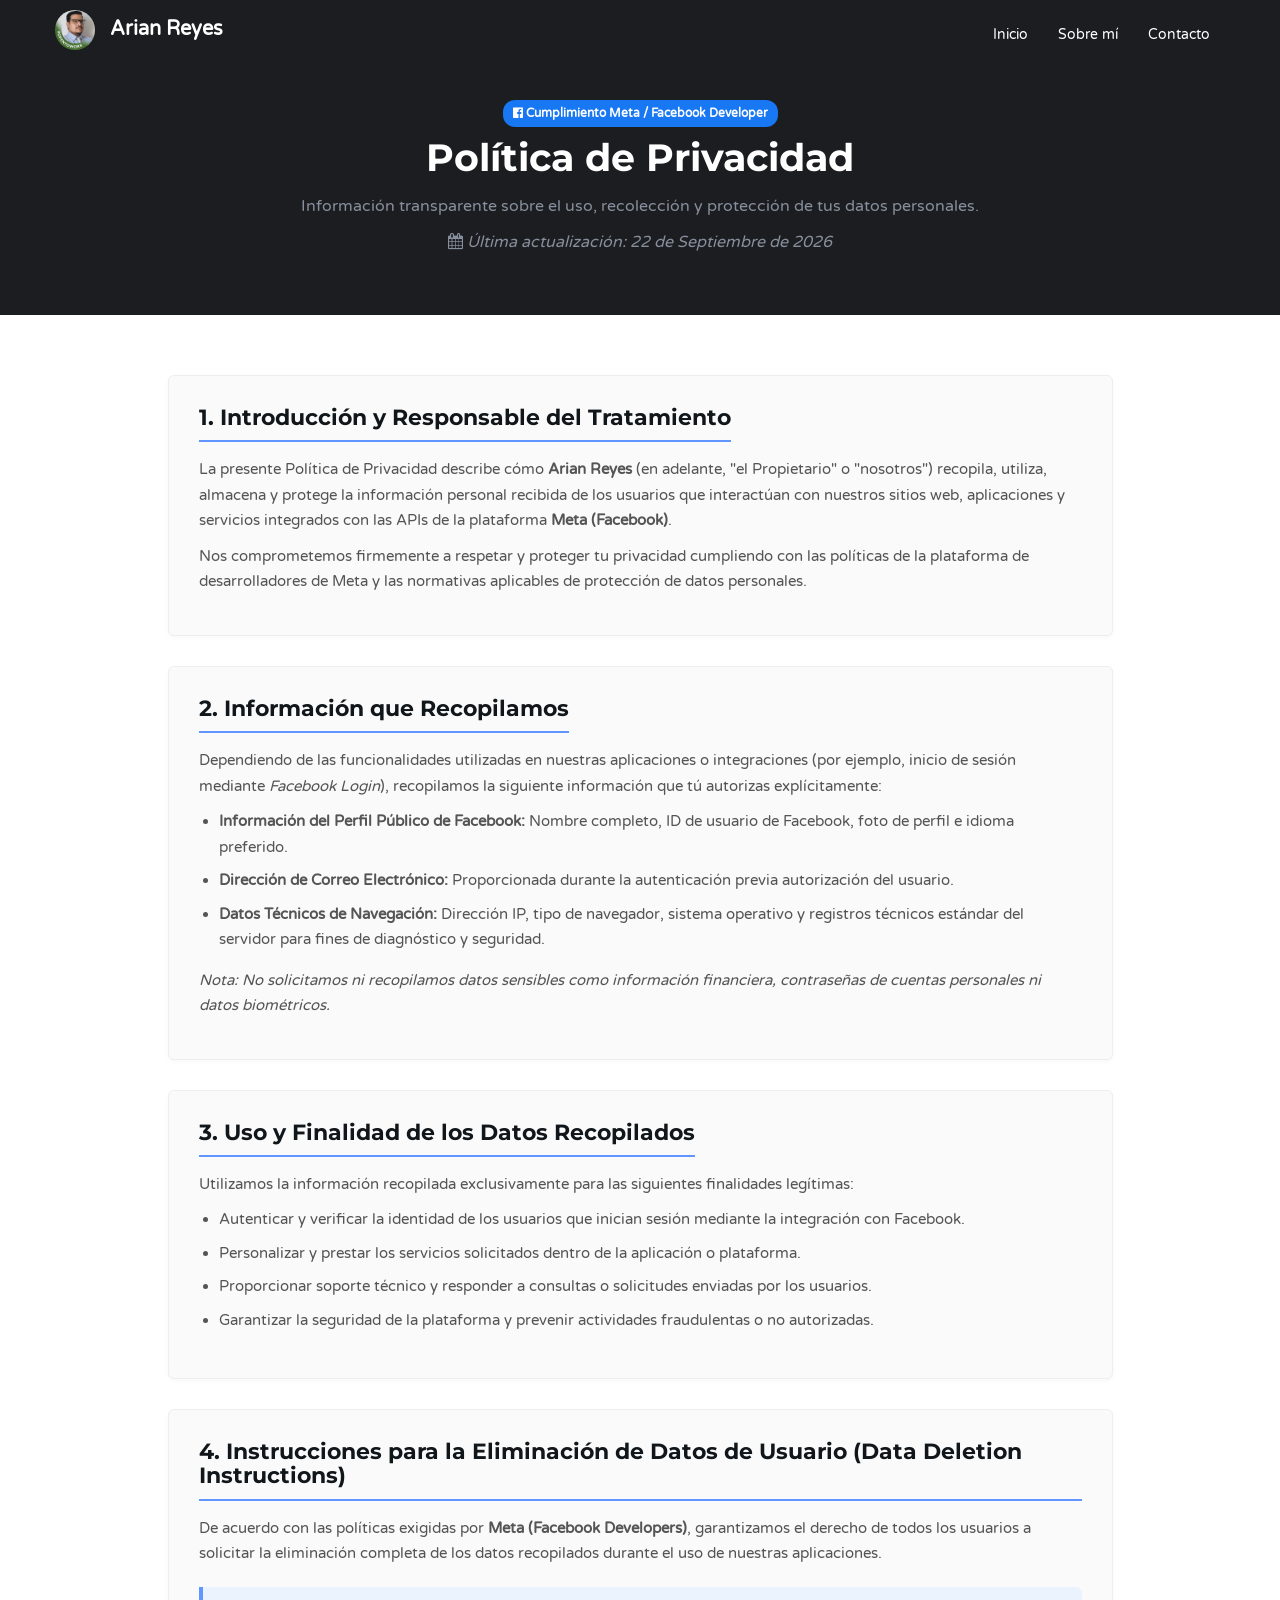
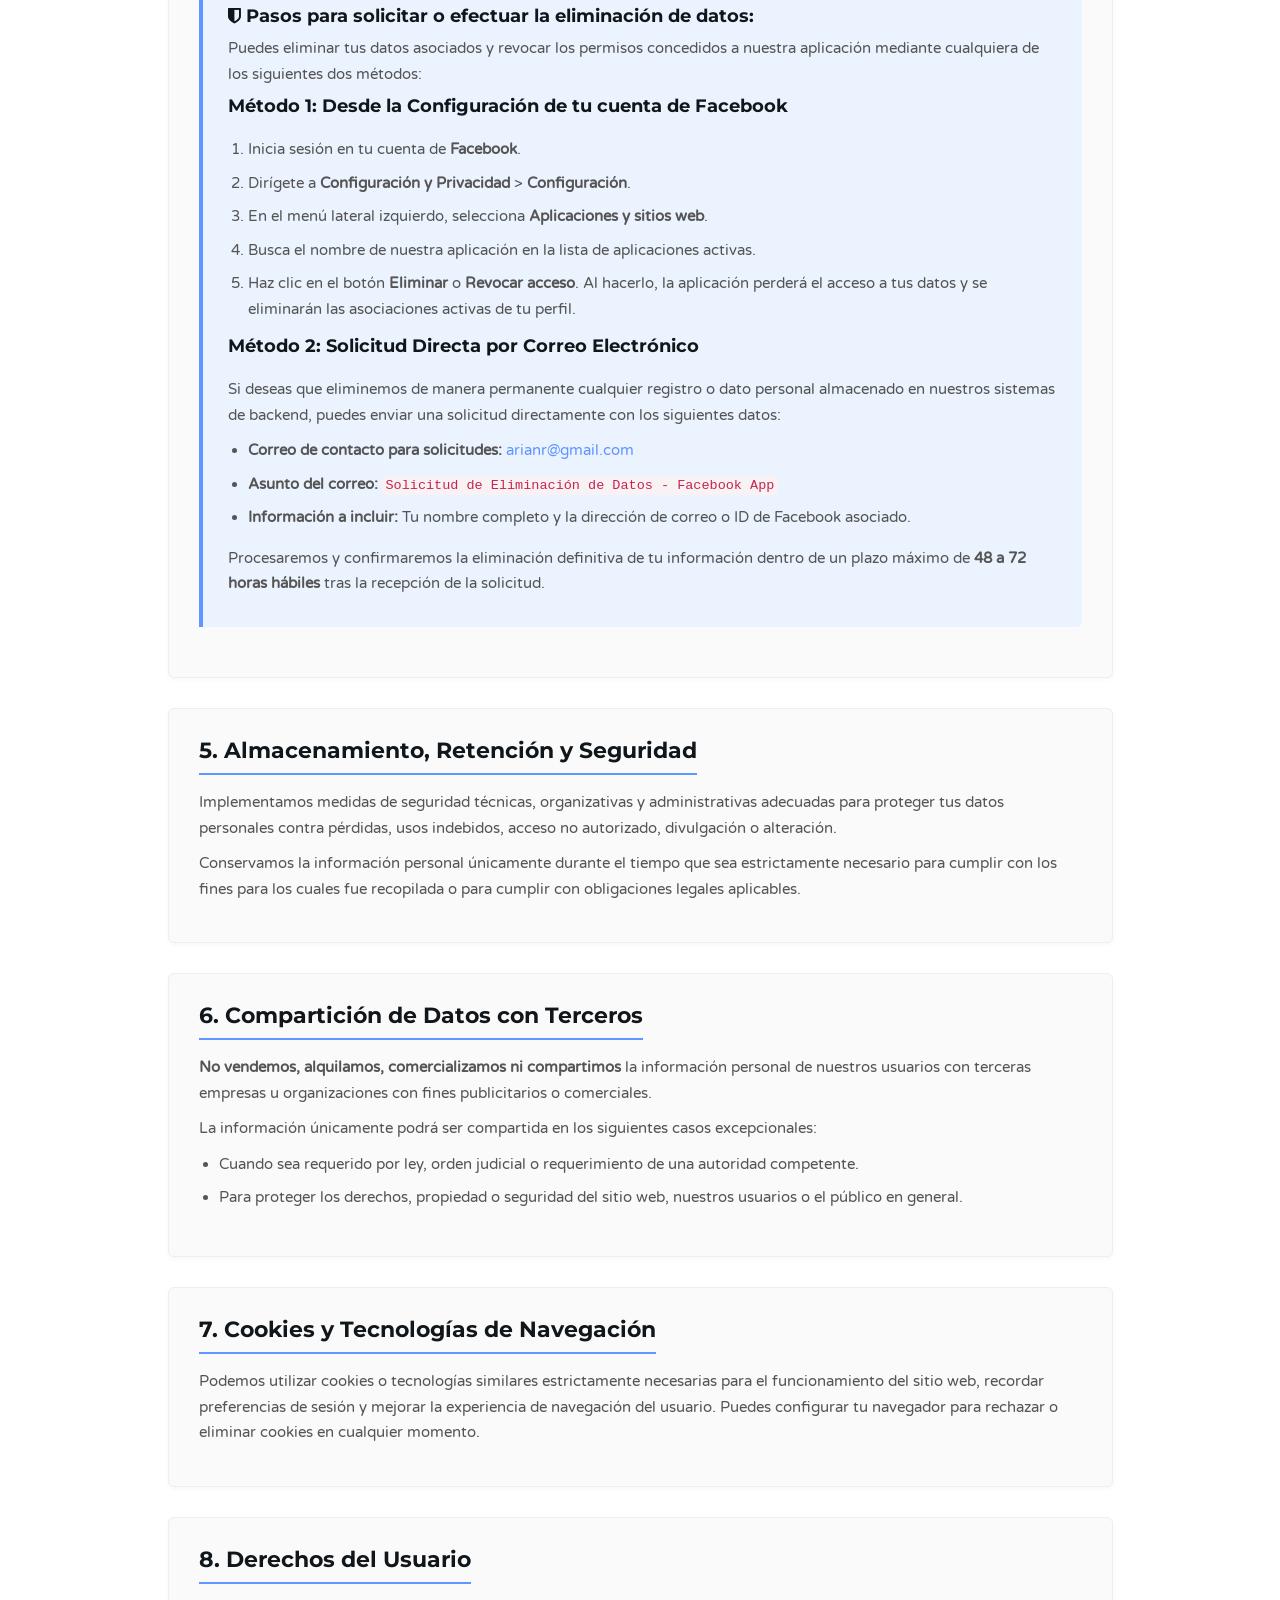
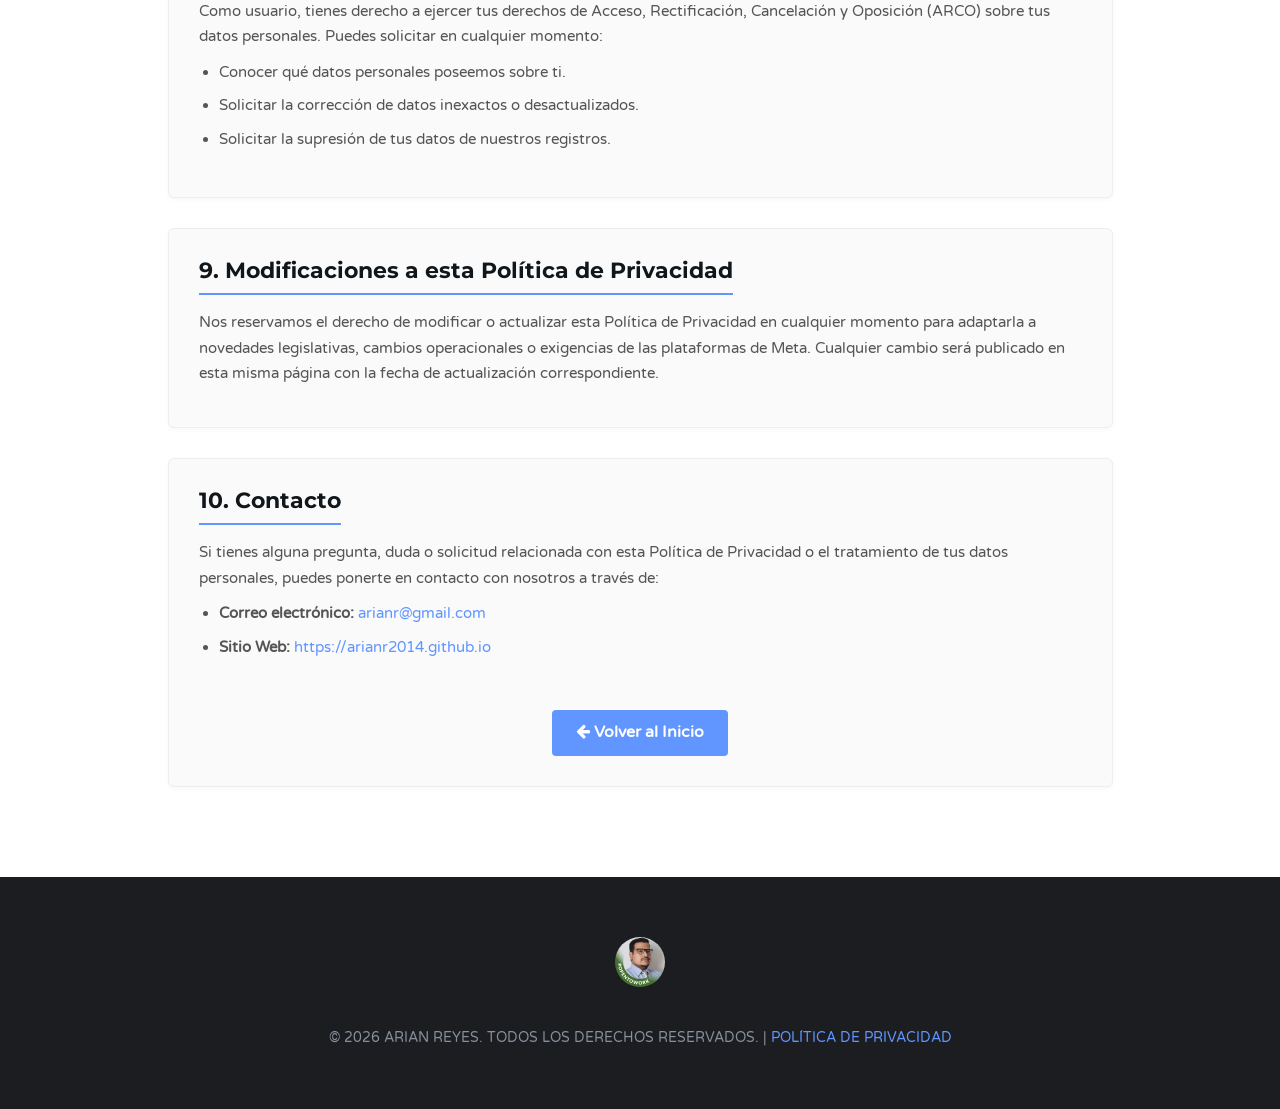
<file: privacy-policy.html>
﻿<!DOCTYPE html>
<html lang="es">
<head>
    <meta charset="UTF-8">
    <meta http-equiv="X-UA-Compatible" content="IE=edge">
    <meta name="viewport" content="width=device-width, initial-scale=1">
    <meta name="description" content="Política de Privacidad y Términos de Protección de Datos para las aplicaciones e integraciones de Arian Reyes con la plataforma Facebook / Meta.">
    <meta name="robots" content="index, follow">
    <title>Política de Privacidad | Arian Reyes</title>

    <!-- Google font -->
    <link href="https://fonts.googleapis.com/css?family=Montserrat:400,700%7CVarela+Round" rel="stylesheet">

    <!-- Bootstrap -->
    <link type="text/css" rel="stylesheet" href="./css/bootstrap.min.css">

    <!-- Font Awesome Icon -->
    <link type="text/css" rel="stylesheet" href="./css/font-awesome.min.css">

    <!-- Custom stlylesheet -->
    <link type="text/css" rel="stylesheet" href="./css/style.css">

    <style>
        .privacy-header {
            padding: 100px 0 50px 0;
            background-color: #1C1D21;
            color: #FFF;
            text-align: center;
            position: relative;
        }

        .privacy-header h1 {
            color: #FFF;
            font-size: 38px;
            margin-bottom: 15px;
        }

        .privacy-header p {
            color: #868F9B;
            font-size: 16px;
        }

        .privacy-content {
            padding: 60px 0;
            background-color: #FFF;
        }

        .privacy-card {
            background: #FAFAFA;
            border: 1px solid #EEE;
            border-radius: 6px;
            padding: 30px;
            margin-bottom: 30px;
            box-shadow: 0 2px 5px rgba(0,0,0,0.03);
            transition: all 0.3s ease;
        }

        .privacy-card:hover {
            box-shadow: 0 5px 15px rgba(0,0,0,0.08);
        }

        .privacy-card h2 {
            font-size: 22px;
            color: #10161A;
            margin-bottom: 15px;
            padding-bottom: 10px;
            border-bottom: 2px solid #6195FF;
            display: inline-block;
        }

        .privacy-card h3 {
            font-size: 18px;
            color: #10161A;
            margin-top: 20px;
            margin-bottom: 10px;
        }

        .privacy-card p, .privacy-card li {
            color: #555;
            font-size: 15px;
            line-height: 1.7;
        }

        .privacy-card ul, .privacy-card ol {
            padding-left: 20px;
            margin-bottom: 15px;
        }

        .privacy-card ul li {
            list-style-type: disc;
            margin-bottom: 8px;
        }

        .privacy-card ol li {
            list-style-type: decimal;
            margin-bottom: 8px;
        }

        .meta-highlight-box {
            background-color: #EBF3FF;
            border-left: 4px solid #6195FF;
            padding: 20px 25px;
            margin: 20px 0;
            border-radius: 0 6px 6px 0;
        }

        .meta-highlight-box h3 {
            color: #10161A;
            margin-top: 0;
        }

        .badge-meta {
            background-color: #1877F2;
            color: #FFF;
            padding: 4px 10px;
            border-radius: 12px;
            font-size: 12px;
            font-weight: 600;
            display: inline-block;
            margin-bottom: 10px;
        }

        .last-updated {
            font-style: italic;
            color: #868F9B;
            font-size: 14px;
            margin-top: 10px;
        }

        .btn-custom-back {
            background-color: #6195FF;
            color: #FFF !important;
            padding: 10px 24px;
            border-radius: 4px;
            font-weight: 700;
            display: inline-block;
            margin-top: 20px;
            transition: background-color 0.2s ease;
        }

        .btn-custom-back:hover {
            background-color: #447BE6;
        }
    </style>
</head>

<body>
    <!-- Header / Navbar -->
    <header>
        <nav id="nav" class="navbar navbar-default navbar-fixed-top" style="background-color: #1C1D21; padding: 10px 0;">
            <div class="container">
                <div class="navbar-header">
                    <!-- Logo -->
                    <div class="navbar-brand">
                        <a href="./index.html" style="color: #FFF; font-weight: 700; font-size: 20px; text-decoration: none;">
                            <img class="logo" src="./img/arianreyes.jpg" alt="Arian Reyes" style="max-height: 40px; border-radius: 50%; display: inline-block; margin-right: 10px;">
                            Arian Reyes
                        </a>
                    </div>
                </div>

                <!-- Navigation links -->
                <ul class="main-nav nav navbar-nav navbar-right">
                    <li><a href="./index.html#home" style="color: #FFF;">Inicio</a></li>
                    <li><a href="./index.html#about" style="color: #FFF;">Sobre mí</a></li>
                    <li><a href="./index.html#contact" style="color: #FFF;">Contacto</a></li>
                </ul>
            </div>
        </nav>
    </header>

    <!-- Page Title Header -->
    <div class="privacy-header">
        <div class="container">
            <span class="badge-meta"><i class="fa fa-facebook-official"></i> Cumplimiento Meta / Facebook Developer</span>
            <h1>Política de Privacidad</h1>
            <p>Información transparente sobre el uso, recolección y protección de tus datos personales.</p>
            <p class="last-updated"><i class="fa fa-calendar"></i> Última actualización: 22 de Septiembre de 2026</p>
        </div>
    </div>

    <!-- Main Content -->
    <div class="privacy-content">
        <div class="container">
            <div class="row">
                <div class="col-md-10 col-md-offset-1">

                    <!-- Section 1 -->
                    <div class="privacy-card" id="introduccion">
                        <h2>1. Introducción y Responsable del Tratamiento</h2>
                        <p>La presente Política de Privacidad describe cómo <strong>Arian Reyes</strong> (en adelante, "el Propietario" o "nosotros") recopila, utiliza, almacena y protege la información personal recibida de los usuarios que interactúan con nuestros sitios web, aplicaciones y servicios integrados con las APIs de la plataforma <strong>Meta (Facebook)</strong>.</p>
                        <p>Nos comprometemos firmemente a respetar y proteger tu privacidad cumpliendo con las políticas de la plataforma de desarrolladores de Meta y las normativas aplicables de protección de datos personales.</p>
                    </div>

                    <!-- Section 2 -->
                    <div class="privacy-card" id="datos-recopilados">
                        <h2>2. Información que Recopilamos</h2>
                        <p>Dependiendo de las funcionalidades utilizadas en nuestras aplicaciones o integraciones (por ejemplo, inicio de sesión mediante <em>Facebook Login</em>), recopilamos la siguiente información que tú autorizas explícitamente:</p>
                        <ul>
                            <li><strong>Información del Perfil Público de Facebook:</strong> Nombre completo, ID de usuario de Facebook, foto de perfil e idioma preferido.</li>
                            <li><strong>Dirección de Correo Electrónico:</strong> Proporcionada durante la autenticación previa autorización del usuario.</li>
                            <li><strong>Datos Técnicos de Navegación:</strong> Dirección IP, tipo de navegador, sistema operativo y registros técnicos estándar del servidor para fines de diagnóstico y seguridad.</li>
                        </ul>
                        <p><em>Nota: No solicitamos ni recopilamos datos sensibles como información financiera, contraseñas de cuentas personales ni datos biométricos.</em></p>
                    </div>

                    <!-- Section 3 -->
                    <div class="privacy-card" id="uso-informacion">
                        <h2>3. Uso y Finalidad de los Datos Recopilados</h2>
                        <p>Utilizamos la información recopilada exclusivamente para las siguientes finalidades legítimas:</p>
                        <ul>
                            <li>Autenticar y verificar la identidad de los usuarios que inician sesión mediante la integración con Facebook.</li>
                            <li>Personalizar y prestar los servicios solicitados dentro de la aplicación o plataforma.</li>
                            <li>Proporcionar soporte técnico y responder a consultas o solicitudes enviadas por los usuarios.</li>
                            <li>Garantizar la seguridad de la plataforma y prevenir actividades fraudulentas o no autorizadas.</li>
                        </ul>
                    </div>

                    <!-- Section 4 - Facebook Meta Required Data Deletion -->
                    <div class="privacy-card" id="eliminacion-datos">
                        <h2>4. Instrucciones para la Eliminación de Datos de Usuario (Data Deletion Instructions)</h2>
                        <p>De acuerdo con las políticas exigidas por <strong>Meta (Facebook Developers)</strong>, garantizamos el derecho de todos los usuarios a solicitar la eliminación completa de los datos recopilados durante el uso de nuestras aplicaciones.</p>
                        
                        <div class="meta-highlight-box">
                            <h3><i class="fa fa-shield"></i> Pasos para solicitar o efectuar la eliminación de datos:</h3>
                            <p>Puedes eliminar tus datos asociados y revocar los permisos concedidos a nuestra aplicación mediante cualquiera de los siguientes dos métodos:</p>

                            <h4>Método 1: Desde la Configuración de tu cuenta de Facebook</h4>
                            <ol>
                                <li>Inicia sesión en tu cuenta de <strong>Facebook</strong>.</li>
                                <li>Dirígete a <strong>Configuración y Privacidad</strong> &gt; <strong>Configuración</strong>.</li>
                                <li>En el menú lateral izquierdo, selecciona <strong>Aplicaciones y sitios web</strong>.</li>
                                <li>Busca el nombre de nuestra aplicación en la lista de aplicaciones activas.</li>
                                <li>Haz clic en el botón <strong>Eliminar</strong> o <strong>Revocar acceso</strong>. Al hacerlo, la aplicación perderá el acceso a tus datos y se eliminarán las asociaciones activas de tu perfil.</li>
                            </ol>

                            <h4>Método 2: Solicitud Directa por Correo Electrónico</h4>
                            <p>Si deseas que eliminemos de manera permanente cualquier registro o dato personal almacenado en nuestros sistemas de backend, puedes enviar una solicitud directamente con los siguientes datos:</p>
                            <ul>
                                <li><strong>Correo de contacto para solicitudes:</strong> <a href="mailto:arianr@gmail.com">arianr@gmail.com</a></li>
                                <li><strong>Asunto del correo:</strong> <code>Solicitud de Eliminación de Datos - Facebook App</code></li>
                                <li><strong>Información a incluir:</strong> Tu nombre completo y la dirección de correo o ID de Facebook asociado.</li>
                            </ul>
                            <p>Procesaremos y confirmaremos la eliminación definitiva de tu información dentro de un plazo máximo de <strong>48 a 72 horas hábiles</strong> tras la recepción de la solicitud.</p>
                        </div>
                    </div>

                    <!-- Section 5 -->
                    <div class="privacy-card" id="almacenamiento-seguridad">
                        <h2>5. Almacenamiento, Retención y Seguridad</h2>
                        <p>Implementamos medidas de seguridad técnicas, organizativas y administrativas adecuadas para proteger tus datos personales contra pérdidas, usos indebidos, acceso no autorizado, divulgación o alteración.</p>
                        <p>Conservamos la información personal únicamente durante el tiempo que sea estrictamente necesario para cumplir con los fines para los cuales fue recopilada o para cumplir con obligaciones legales aplicables.</p>
                    </div>

                    <!-- Section 6 -->
                    <div class="privacy-card" id="terceros">
                        <h2>6. Compartición de Datos con Terceros</h2>
                        <p><strong>No vendemos, alquilamos, comercializamos ni compartimos</strong> la información personal de nuestros usuarios con terceras empresas u organizaciones con fines publicitarios o comerciales.</p>
                        <p>La información únicamente podrá ser compartida en los siguientes casos excepcionales:</p>
                        <ul>
                            <li>Cuando sea requerido por ley, orden judicial o requerimiento de una autoridad competente.</li>
                            <li>Para proteger los derechos, propiedad o seguridad del sitio web, nuestros usuarios o el público en general.</li>
                        </ul>
                    </div>

                    <!-- Section 7 -->
                    <div class="privacy-card" id="cookies">
                        <h2>7. Cookies y Tecnologías de Navegación</h2>
                        <p>Podemos utilizar cookies o tecnologías similares estrictamente necesarias para el funcionamiento del sitio web, recordar preferencias de sesión y mejorar la experiencia de navegación del usuario. Puedes configurar tu navegador para rechazar o eliminar cookies en cualquier momento.</p>
                    </div>

                    <!-- Section 8 -->
                    <div class="privacy-card" id="derechos-usuario">
                        <h2>8. Derechos del Usuario</h2>
                        <p>Como usuario, tienes derecho a ejercer tus derechos de Acceso, Rectificación, Cancelación y Oposición (ARCO) sobre tus datos personales. Puedes solicitar en cualquier momento:</p>
                        <ul>
                            <li>Conocer qué datos personales poseemos sobre ti.</li>
                            <li>Solicitar la corrección de datos inexactos o desactualizados.</li>
                            <li>Solicitar la supresión de tus datos de nuestros registros.</li>
                        </ul>
                    </div>

                    <!-- Section 9 -->
                    <div class="privacy-card" id="cambios-politica">
                        <h2>9. Modificaciones a esta Política de Privacidad</h2>
                        <p>Nos reservamos el derecho de modificar o actualizar esta Política de Privacidad en cualquier momento para adaptarla a novedades legislativas, cambios operacionales o exigencias de las plataformas de Meta. Cualquier cambio será publicado en esta misma página con la fecha de actualización correspondiente.</p>
                    </div>

                    <!-- Section 10 -->
                    <div class="privacy-card" id="contacto">
                        <h2>10. Contacto</h2>
                        <p>Si tienes alguna pregunta, duda o solicitud relacionada con esta Política de Privacidad o el tratamiento de tus datos personales, puedes ponerte en contacto con nosotros a través de:</p>
                        <ul>
                            <li><strong>Correo electrónico:</strong> <a href="mailto:arianr@gmail.com">arianr@gmail.com</a></li>
                            <li><strong>Sitio Web:</strong> <a href="https://arianr2014.github.io">https://arianr2014.github.io</a></li>
                        </ul>
                        
                        <div class="text-center" style="margin-top: 30px;">
                            <a href="./index.html" class="btn-custom-back"><i class="fa fa-arrow-left"></i> Volver al Inicio</a>
                        </div>
                    </div>

                </div>
            </div>
        </div>
    </div>

    <!-- Footer -->
    <footer id="footer" class="sm-padding bg-dark">
        <div class="container">
            <div class="row">
                <div class="col-md-12 text-center">
                    <div class="footer-logo">
                        <a href="./index.html"><img src="./img/arianreyes.jpg" alt="logo" style="max-height: 50px; border-radius: 50%;"></a>
                    </div>
                    <div class="footer-copyright" style="margin-top: 15px;">
                        <p style="color: #868F9B;">© 2026 Arian Reyes. Todos los derechos reservados. | <a href="./privacy-policy.html" style="color: #6195FF;">Política de Privacidad</a></p>
                    </div>
                </div>
            </div>
        </div>
    </footer>

    <!-- jQuery Plugins -->
    <script type="text/javascript" src="./js/jquery.min.js"></script>
    <script type="text/javascript" src="./js/bootstrap.min.js"></script>
</body>
</html>
</file>
<file: css/modern.css>
﻿/* ==========================================================================
   ARIAN REYES ARRUNATEGUI - PORTFOLIO STYLESHEET (2026 EDITION)
   Aesthetic: Senior Software Engineer & AI Architect (Dark Tech Modern)
   ========================================================================== */

:root {
  --bg-primary: #090d16;
  --bg-secondary: #0f172a;
  --bg-card: rgba(17, 24, 39, 0.75);
  --bg-card-hover: rgba(30, 41, 59, 0.85);
  --bg-badge: rgba(56, 189, 248, 0.08);
  --border-subtle: rgba(255, 255, 255, 0.08);
  --border-hover: rgba(56, 189, 248, 0.35);
  
  --text-main: #f8fafc;
  --text-muted: #94a3b8;
  --text-dim: #64748b;
  
  --accent-cyan: #38bdf8;
  --accent-indigo: #818cf8;
  --accent-purple: #c084fc;
  --accent-emerald: #34d399;
  --accent-amber: #fbbf24;

  --gradient-brand: linear-gradient(135deg, #38bdf8 0%, #818cf8 50%, #c084fc 100%);
  --gradient-ai: linear-gradient(135deg, #ec4899 0%, #8b5cf6 50%, #3b82f6 100%);
  --glow-cyan: 0 0 35px -5px rgba(56, 189, 248, 0.25);
  --glow-brand: 0 0 45px -10px rgba(129, 140, 248, 0.3);

  --font-sans: 'Plus Jakarta Sans', system-ui, -apple-system, BlinkMacSystemFont, "Segoe UI", Roboto, sans-serif;
  --font-mono: 'JetBrains Mono', ui-monospace, SFMono-Regular, Menlo, Monaco, Consolas, monospace;
}

*, *::before, *::after {
  box-sizing: border-box;
  margin: 0;
  padding: 0;
}

html {
  scroll-behavior: smooth;
  scroll-padding-top: 80px;
}

body {
  font-family: var(--font-sans);
  background-color: var(--bg-primary);
  color: var(--text-main);
  line-height: 1.65;
  -webkit-font-smoothing: antialiased;
  -moz-osx-font-smoothing: grayscale;
  overflow-x: hidden;
  background-image: 
    radial-gradient(circle at 15% 10%, rgba(56, 189, 248, 0.08) 0%, transparent 40%),
    radial-gradient(circle at 85% 30%, rgba(129, 140, 248, 0.08) 0%, transparent 45%),
    radial-gradient(circle at 50% 85%, rgba(192, 132, 252, 0.06) 0%, transparent 50%);
  background-attachment: fixed;
}

/* Container */
.container {
  width: 100%;
  max-width: 1200px;
  margin: 0 auto;
  padding: 0 24px;
}

/* Typography Helpers */
.gradient-text {
  background: var(--gradient-brand);
  -webkit-background-clip: text;
  -webkit-text-fill-color: transparent;
  display: inline-block;
}

.gradient-ai-text {
  background: var(--gradient-ai);
  -webkit-background-clip: text;
  -webkit-text-fill-color: transparent;
  display: inline-block;
}

/* Navigation */
.navbar {
  position: fixed;
  top: 0;
  left: 0;
  right: 0;
  height: 72px;
  background: rgba(9, 13, 22, 0.85);
  backdrop-filter: blur(16px);
  -webkit-backdrop-filter: blur(16px);
  border-bottom: 1px solid var(--border-subtle);
  z-index: 1000;
  display: flex;
  align-items: center;
  transition: all 0.3s ease;
}

.nav-container {
  display: flex;
  align-items: center;
  justify-content: space-between;
  width: 100%;
}

.nav-brand {
  display: flex;
  align-items: center;
  gap: 12px;
  text-decoration: none;
  color: var(--text-main);
  font-weight: 700;
  font-size: 1.15rem;
}

.nav-brand-avatar {
  width: 36px;
  height: 36px;
  border-radius: 50%;
  object-fit: cover;
  border: 2px solid var(--accent-cyan);
}

.nav-links {
  display: flex;
  align-items: center;
  gap: 28px;
  list-style: none;
}

.nav-links a {
  color: var(--text-muted);
  text-decoration: none;
  font-size: 0.95rem;
  font-weight: 500;
  transition: color 0.2s ease;
}

.nav-links a:hover {
  color: var(--accent-cyan);
}

.nav-actions {
  display: flex;
  align-items: center;
  gap: 14px;
}

.mobile-toggle {
  display: none;
  background: none;
  border: none;
  color: var(--text-main);
  font-size: 1.5rem;
  cursor: pointer;
}

/* Buttons */
.btn {
  display: inline-flex;
  align-items: center;
  gap: 8px;
  padding: 10px 20px;
  border-radius: 10px;
  font-size: 0.92rem;
  font-weight: 600;
  text-decoration: none;
  transition: all 0.25s ease;
  cursor: pointer;
  border: 1px solid transparent;
}

.btn-primary {
  background: linear-gradient(135deg, #0284c7 0%, #4f46e5 100%);
  color: #ffffff;
  box-shadow: 0 4px 15px rgba(2, 132, 199, 0.3);
}

.btn-primary:hover {
  transform: translateY(-2px);
  box-shadow: 0 6px 20px rgba(2, 132, 199, 0.45);
  background: linear-gradient(135deg, #0369a1 0%, #4338ca 100%);
}

.btn-secondary {
  background: rgba(255, 255, 255, 0.05);
  border-color: var(--border-subtle);
  color: var(--text-main);
}

.btn-secondary:hover {
  background: rgba(255, 255, 255, 0.1);
  border-color: var(--border-hover);
  color: var(--accent-cyan);
  transform: translateY(-2px);
}

.btn-sm {
  padding: 7px 14px;
  font-size: 0.82rem;
  border-radius: 8px;
}

/* Hero Section */
.hero {
  padding: 150px 0 90px;
  position: relative;
}

.hero-grid {
  display: grid;
  grid-template-columns: 1fr 340px;
  gap: 50px;
  align-items: center;
}

.status-badge {
  display: inline-flex;
  align-items: center;
  gap: 8px;
  padding: 6px 14px;
  background: rgba(52, 211, 153, 0.1);
  border: 1px solid rgba(52, 211, 153, 0.3);
  border-radius: 9999px;
  font-size: 0.82rem;
  color: var(--accent-emerald);
  font-weight: 500;
  margin-bottom: 20px;
}

.status-dot {
  width: 8px;
  height: 8px;
  background: var(--accent-emerald);
  border-radius: 50%;
  box-shadow: 0 0 10px var(--accent-emerald);
  animation: pulse 2s infinite;
}

@keyframes pulse {
  0% { opacity: 1; transform: scale(1); }
  50% { opacity: 0.4; transform: scale(1.15); }
  100% { opacity: 1; transform: scale(1); }
}

.hero-title {
  font-size: 3.2rem;
  font-weight: 800;
  line-height: 1.15;
  letter-spacing: -0.02em;
  margin-bottom: 16px;
}

.hero-subtitle {
  font-size: 1.35rem;
  font-weight: 600;
  color: var(--accent-cyan);
  margin-bottom: 22px;
  display: flex;
  align-items: center;
  gap: 10px;
  flex-wrap: wrap;
}

.hero-lead {
  font-size: 1.08rem;
  color: var(--text-muted);
  line-height: 1.75;
  margin-bottom: 32px;
  max-width: 680px;
}

.hero-cta {
  display: flex;
  gap: 16px;
  flex-wrap: wrap;
  margin-bottom: 40px;
}

.hero-metrics {
  display: grid;
  grid-template-columns: repeat(4, 1fr);
  gap: 20px;
  padding: 24px;
  background: var(--bg-card);
  backdrop-filter: blur(12px);
  border: 1px solid var(--border-subtle);
  border-radius: 16px;
  margin-top: 30px;
}

.metric-item {
  display: flex;
  flex-direction: column;
}

.metric-number {
  font-size: 1.85rem;
  font-weight: 800;
  color: var(--text-main);
  letter-spacing: -0.02em;
}

.metric-label {
  font-size: 0.8rem;
  color: var(--text-dim);
  line-height: 1.35;
  margin-top: 4px;
}

/* Hero Avatar Card */
.hero-photo-wrapper {
  position: relative;
  display: flex;
  justify-content: center;
}

.hero-photo-container {
  position: relative;
  width: 290px;
  height: 290px;
  border-radius: 28px;
  padding: 6px;
  background: var(--gradient-brand);
  box-shadow: var(--glow-brand);
}

.hero-photo {
  width: 100%;
  height: 100%;
  object-fit: cover;
  border-radius: 22px;
  background-color: var(--bg-secondary);
}

.photo-floating-badge {
  position: absolute;
  bottom: -15px;
  right: -10px;
  background: rgba(17, 24, 39, 0.95);
  border: 1px solid var(--border-hover);
  padding: 8px 16px;
  border-radius: 12px;
  display: flex;
  align-items: center;
  gap: 10px;
  font-size: 0.85rem;
  font-weight: 600;
  box-shadow: 0 10px 25px rgba(0, 0, 0, 0.4);
}

/* Sections General */
.section {
  padding: 90px 0;
  border-top: 1px solid var(--border-subtle);
}

.section-header {
  text-align: center;
  max-width: 680px;
  margin: 0 auto 56px;
}

.section-tag {
  display: inline-block;
  font-family: var(--font-mono);
  font-size: 0.82rem;
  font-weight: 600;
  color: var(--accent-cyan);
  text-transform: uppercase;
  letter-spacing: 0.1em;
  margin-bottom: 12px;
}

.section-title {
  font-size: 2.35rem;
  font-weight: 800;
  letter-spacing: -0.02em;
  margin-bottom: 14px;
}

.section-desc {
  font-size: 1.02rem;
  color: var(--text-muted);
}

/* Skills Grid */
.skills-grid {
  display: grid;
  grid-template-columns: repeat(3, 1fr);
  gap: 24px;
}

.skill-category-card {
  background: var(--bg-card);
  backdrop-filter: blur(12px);
  border: 1px solid var(--border-subtle);
  border-radius: 16px;
  padding: 26px;
  transition: all 0.25s ease;
}

.skill-category-card:hover {
  transform: translateY(-4px);
  border-color: var(--border-hover);
  box-shadow: var(--glow-cyan);
}

.skill-card-header {
  display: flex;
  align-items: center;
  gap: 14px;
  margin-bottom: 18px;
}

.skill-icon {
  width: 44px;
  height: 44px;
  border-radius: 12px;
  display: flex;
  align-items: center;
  justify-content: center;
  font-size: 1.35rem;
  background: rgba(56, 189, 248, 0.1);
  color: var(--accent-cyan);
}

.skill-icon.ai {
  background: rgba(236, 72, 153, 0.15);
  color: #f472b6;
}

.skill-icon.backend {
  background: rgba(129, 140, 248, 0.15);
  color: var(--accent-indigo);
}

.skill-icon.arch {
  background: rgba(52, 211, 153, 0.15);
  color: var(--accent-emerald);
}

.skill-icon.cloud {
  background: rgba(251, 191, 36, 0.15);
  color: var(--accent-amber);
}

.skill-card-title {
  font-size: 1.1rem;
  font-weight: 700;
}

.skill-tags {
  display: flex;
  flex-wrap: wrap;
  gap: 8px;
}

.skill-pill {
  font-size: 0.8rem;
  padding: 5px 11px;
  border-radius: 8px;
  background: rgba(255, 255, 255, 0.04);
  border: 1px solid rgba(255, 255, 255, 0.07);
  color: var(--text-muted);
  font-weight: 500;
  transition: all 0.2s ease;
}

.skill-pill:hover {
  color: var(--text-main);
  border-color: var(--accent-cyan);
  background: rgba(56, 189, 248, 0.1);
}

.skill-pill.featured {
  background: rgba(56, 189, 248, 0.12);
  border-color: rgba(56, 189, 248, 0.3);
  color: var(--accent-cyan);
  font-weight: 600;
}

/* Projects Grid */
.projects-grid {
  display: grid;
  grid-template-columns: repeat(2, 1fr);
  gap: 28px;
}

.project-card {
  background: var(--bg-card);
  backdrop-filter: blur(12px);
  border: 1px solid var(--border-subtle);
  border-radius: 18px;
  overflow: hidden;
  display: flex;
  flex-direction: column;
  transition: all 0.3s ease;
}

.project-card:hover {
  transform: translateY(-5px);
  border-color: var(--border-hover);
  box-shadow: 0 15px 35px -5px rgba(0, 0, 0, 0.5);
}

.project-header-bar {
  padding: 16px 24px;
  background: rgba(255, 255, 255, 0.02);
  border-bottom: 1px solid var(--border-subtle);
  display: flex;
  justify-content: space-between;
  align-items: center;
}

.project-type-tag {
  font-family: var(--font-mono);
  font-size: 0.75rem;
  font-weight: 600;
  letter-spacing: 0.05em;
  padding: 4px 10px;
  border-radius: 6px;
  background: rgba(255, 255, 255, 0.05);
  color: var(--text-muted);
}

.project-type-tag.ai-tag {
  background: rgba(236, 72, 153, 0.15);
  color: #f472b6;
  border: 1px solid rgba(236, 72, 153, 0.3);
}

.project-type-tag.enterprise-tag {
  background: rgba(56, 189, 248, 0.15);
  color: var(--accent-cyan);
  border: 1px solid rgba(56, 189, 248, 0.3);
}

.project-body {
  padding: 26px 24px;
  flex: 1;
  display: flex;
  flex-direction: column;
}

.project-title {
  font-size: 1.35rem;
  font-weight: 700;
  margin-bottom: 6px;
  color: var(--text-main);
}

.project-subtitle {
  font-size: 0.88rem;
  color: var(--accent-cyan);
  font-weight: 500;
  margin-bottom: 14px;
}

.project-desc {
  font-size: 0.94rem;
  color: var(--text-muted);
  line-height: 1.6;
  margin-bottom: 20px;
  flex: 1;
}

.project-highlights {
  list-style: none;
  margin-bottom: 20px;
}

.project-highlights li {
  font-size: 0.86rem;
  color: var(--text-muted);
  position: relative;
  padding-left: 18px;
  margin-bottom: 6px;
}

.project-highlights li::before {
  content: "▹";
  position: absolute;
  left: 0;
  color: var(--accent-cyan);
}

.project-tech-stack {
  display: flex;
  flex-wrap: wrap;
  gap: 7px;
  margin-bottom: 22px;
}

.project-actions {
  display: flex;
  gap: 12px;
  padding-top: 14px;
  border-top: 1px solid var(--border-subtle);
}

/* Experience Timeline */
.timeline {
  position: relative;
  max-width: 900px;
  margin: 0 auto;
  padding-left: 36px;
}

.timeline::before {
  content: "";
  position: absolute;
  top: 10px;
  bottom: 10px;
  left: 11px;
  width: 2px;
  background: linear-gradient(180deg, var(--accent-cyan) 0%, var(--accent-indigo) 50%, var(--border-subtle) 100%);
}

.timeline-item {
  position: relative;
  margin-bottom: 45px;
}

.timeline-item:last-child {
  margin-bottom: 0;
}

.timeline-dot {
  position: absolute;
  top: 6px;
  left: -36px;
  width: 24px;
  height: 24px;
  border-radius: 50%;
  background: var(--bg-primary);
  border: 2px solid var(--accent-cyan);
  display: flex;
  align-items: center;
  justify-content: center;
}

.timeline-dot::after {
  content: "";
  width: 8px;
  height: 8px;
  border-radius: 50%;
  background: var(--accent-cyan);
}

.timeline-card {
  background: var(--bg-card);
  backdrop-filter: blur(12px);
  border: 1px solid var(--border-subtle);
  border-radius: 16px;
  padding: 26px;
  transition: all 0.25s ease;
}

.timeline-card:hover {
  border-color: var(--border-hover);
  transform: translateX(4px);
}

.timeline-header {
  display: flex;
  justify-content: space-between;
  align-items: flex-start;
  margin-bottom: 8px;
  flex-wrap: wrap;
  gap: 10px;
}

.timeline-role {
  font-size: 1.25rem;
  font-weight: 700;
  color: var(--text-main);
}

.timeline-company {
  font-size: 1.02rem;
  color: var(--accent-cyan);
  font-weight: 600;
  margin-bottom: 4px;
}

.timeline-period {
  font-family: var(--font-mono);
  font-size: 0.8rem;
  color: var(--text-dim);
  background: rgba(255, 255, 255, 0.04);
  padding: 4px 10px;
  border-radius: 6px;
  border: 1px solid var(--border-subtle);
}

.timeline-list {
  list-style: none;
  margin: 16px 0;
}

.timeline-list li {
  font-size: 0.92rem;
  color: var(--text-muted);
  line-height: 1.6;
  position: relative;
  padding-left: 20px;
  margin-bottom: 10px;
}

.timeline-list li::before {
  content: "•";
  position: absolute;
  left: 4px;
  color: var(--accent-cyan);
  font-size: 1.2rem;
  line-height: 1;
}

.timeline-list strong {
  color: var(--text-main);
}

.timeline-tech-stack {
  display: flex;
  flex-wrap: wrap;
  gap: 6px;
  margin-top: 16px;
  padding-top: 14px;
  border-top: 1px solid var(--border-subtle);
}

/* Education & Certs Grid */
.education-grid {
  display: grid;
  grid-template-columns: repeat(2, 1fr);
  gap: 26px;
}

.edu-card {
  background: var(--bg-card);
  backdrop-filter: blur(12px);
  border: 1px solid var(--border-subtle);
  border-radius: 16px;
  padding: 26px;
}

.edu-card-title {
  font-size: 1.15rem;
  font-weight: 700;
  margin-bottom: 18px;
  display: flex;
  align-items: center;
  gap: 10px;
  color: var(--accent-cyan);
}

.edu-item {
  margin-bottom: 18px;
  padding-bottom: 16px;
  border-bottom: 1px solid var(--border-subtle);
}

.edu-item:last-child {
  margin-bottom: 0;
  padding-bottom: 0;
  border-bottom: none;
}

.edu-degree {
  font-weight: 600;
  font-size: 0.96rem;
  color: var(--text-main);
}

.edu-school {
  font-size: 0.85rem;
  color: var(--text-muted);
  margin-top: 2px;
}

/* Contact Section */
.contact-card {
  background: var(--bg-card);
  backdrop-filter: blur(16px);
  border: 1px solid var(--border-subtle);
  border-radius: 20px;
  padding: 40px;
  max-width: 900px;
  margin: 0 auto;
  box-shadow: 0 20px 40px rgba(0, 0, 0, 0.4);
}

.contact-grid {
  display: grid;
  grid-template-columns: repeat(3, 1fr);
  gap: 24px;
  margin-top: 32px;
}

.contact-item {
  display: flex;
  flex-direction: column;
  align-items: center;
  text-align: center;
  padding: 22px;
  background: rgba(255, 255, 255, 0.02);
  border: 1px solid var(--border-subtle);
  border-radius: 14px;
  transition: all 0.25s ease;
  text-decoration: none;
  color: var(--text-main);
}

.contact-item:hover {
  transform: translateY(-3px);
  border-color: var(--border-hover);
  background: rgba(56, 189, 248, 0.05);
}

.contact-icon {
  width: 48px;
  height: 48px;
  border-radius: 14px;
  background: rgba(56, 189, 248, 0.1);
  color: var(--accent-cyan);
  display: flex;
  align-items: center;
  justify-content: center;
  font-size: 1.35rem;
  margin-bottom: 14px;
}

.contact-label {
  font-size: 0.82rem;
  color: var(--text-dim);
  text-transform: uppercase;
  letter-spacing: 0.05em;
  font-weight: 600;
  margin-bottom: 4px;
}

.contact-val {
  font-size: 0.95rem;
  font-weight: 600;
  color: var(--text-main);
  word-break: break-all;
}

/* Footer */
.footer {
  padding: 45px 0;
  border-top: 1px solid var(--border-subtle);
  background: rgba(9, 13, 22, 0.95);
  text-align: center;
}

.footer-content {
  display: flex;
  flex-direction: column;
  align-items: center;
  gap: 18px;
}

.footer-socials {
  display: flex;
  gap: 16px;
}

.social-link {
  width: 40px;
  height: 40px;
  border-radius: 10px;
  background: rgba(255, 255, 255, 0.04);
  border: 1px solid var(--border-subtle);
  display: flex;
  align-items: center;
  justify-content: center;
  color: var(--text-muted);
  text-decoration: none;
  transition: all 0.2s ease;
}

.social-link:hover {
  color: var(--accent-cyan);
  border-color: var(--accent-cyan);
  transform: translateY(-2px);
}

.footer-copy {
  font-size: 0.85rem;
  color: var(--text-dim);
}

.footer-copy a {
  color: var(--text-muted);
  text-decoration: underline;
  transition: color 0.2s;
}

.footer-copy a:hover {
  color: var(--accent-cyan);
}

/* Responsive Media Queries */
@media (max-width: 992px) {
  .hero-grid {
    grid-template-columns: 1fr;
    text-align: center;
  }
  .hero-photo-wrapper {
    order: -1;
    margin-bottom: 20px;
  }
  .hero-lead {
    margin: 0 auto 30px;
  }
  .hero-cta {
    justify-content: center;
  }
  .hero-metrics {
    grid-template-columns: repeat(2, 1fr);
  }
  .skills-grid {
    grid-template-columns: repeat(2, 1fr);
  }
  .projects-grid {
    grid-template-columns: 1fr;
  }
  .education-grid {
    grid-template-columns: 1fr;
  }
  .contact-grid {
    grid-template-columns: 1fr;
  }
}

@media (max-width: 768px) {
  .nav-links, .nav-actions {
    display: none;
  }
  .mobile-toggle {
    display: block;
  }
  .nav-links.active {
    display: flex;
    flex-direction: column;
    position: absolute;
    top: 72px;
    left: 0;
    right: 0;
    background: rgba(9, 13, 22, 0.98);
    border-bottom: 1px solid var(--border-subtle);
    padding: 24px;
    gap: 18px;
  }
  .hero-title {
    font-size: 2.35rem;
  }
  .hero-subtitle {
    font-size: 1.15rem;
    justify-content: center;
  }
  .skills-grid {
    grid-template-columns: 1fr;
  }
  .hero-metrics {
    grid-template-columns: 1fr;
  }
}
/* Language Switcher */
.lang-switcher {
  display: inline-flex;
  align-items: center;
  background: rgba(255, 255, 255, 0.05);
  border: 1px solid var(--border-subtle);
  border-radius: 9999px;
  padding: 3px;
  gap: 2px;
}

.lang-btn {
  background: transparent;
  border: none;
  color: var(--text-muted);
  font-family: var(--font-mono);
  font-size: 0.75rem;
  font-weight: 700;
  padding: 5px 11px;
  border-radius: 9999px;
  cursor: pointer;
  transition: all 0.2s ease;
  text-transform: uppercase;
}

.lang-btn.active {
  background: linear-gradient(135deg, #0284c7 0%, #4f46e5 100%);
  color: #ffffff;
  box-shadow: 0 2px 10px rgba(2, 132, 199, 0.35);
}

.lang-btn:hover:not(.active) {
  color: var(--accent-cyan);
}
</file>
<file: css/style.css>
/*
Theme Name:
Author: yaminncco

Colors:
	Body 		  : #868F9B
	Headers 	: #10161A
	Primary 	: #6195FF
	Dark      : #FCFCFF
	Grey 		  : #F4F4F4 #FAFAFA #EEE

Fonts: Montserrat Varela Round

Table OF Contents
------------------------------------
1 > General
2 > Logo
3 > Navigation
4 > Header
5 > About
6 > Portfolio
7 > Services
8 >  Why choose us
9 >  Numbers
10 > Pricing
11 > Testimonial
12 > Team
13 > Blog
14 > Blog post
15 > Blog sidebar
16 > Contact
17 > Footer
18 > Responsive
19 > Owl theme
20 > Back to top
21 > Preloader

------------------------------------*/

/*------------------------------------*\
	General
\*------------------------------------*/


/* -- typography -- */

body {
    font-family: 'Varela Round', sans-serif;
    font-size: 16px;
    line-height: 1.6;
    overflow-x: hidden;
    color: #868F9B;
}

h1, h2, h3, h4, h5, h6 {
    font-family: 'Montserrat', sans-serif;
    font-weight: 700;
    margin-top: 0px;
    margin-bottom: 20px;
    color: #10161A;
}

h1 {
    font-size: 54px;
}

h2 {
    font-size: 36px;
}

h3 {
    font-size: 21px;
}

h4 {
    font-size: 18px;
}

h5 {
    font-size: 16px;
}

a {
    color: #6195FF;
    text-decoration: none;
    -webkit-transition: 0.2s opacity;
    transition: 0.2s opacity;
}

a:hover, a:focus {
    text-decoration: none;
    outline: none;
    opacity: 0.8;
    color: #6195FF;
}

.main-color {
    color: #6195FF;
}

.white-text {
    color: #FFF;
}

::-moz-selection {
    background-color: #6195FF;
    color: #FFF;
}

::selection {
    background-color: #6195FF;
    color: #FFF;
}

ul, ol {
    margin: 0;
    padding: 0;
    list-style: none
}

/* -- section  -- */

.section {
    position: relative;
}

.md-padding {
    padding-top: 120px;
    padding-bottom: 120px;
}

.sm-padding {
    padding-top: 60px;
    padding-bottom: 60px;
}


/* --  background section  -- */

.bg-grey {
    background-color: #FAFAFA;
    border-top: 1px solid #EEE;
    border-bottom: 1px solid #EEE;
}

.bg-dark {
    background-color: #1C1D21;
}


/* --  background image section  -- */

.bg-img {
    position: absolute;
    left: 0;
    top: 0;
    right: 0;
    bottom: 0;
    z-index: -1;
    background-position: center;
    background-size: cover;
    background-attachment: fixed;
}

.bg-img .overlay {
    position: absolute;
    left: 0;
    top: 0;
    right: 0;
    bottom: 0;
    opacity: .8;
    background: #1C1D21;
}


/* --  section header  -- */

.section-header {
    position: relative;
    margin-bottom: 60px;
}

.section-header .title {
    text-transform: capitalize;
}

.title:after {
    content:"";
  	display:block;
  	height:4px;
  	width:40px;
  	background-color: #6195FF;
    margin-top: 20px;
}

.text-center .title:after {
    margin: 20px auto 0px;
}

/* --  Input  -- */

input[type="text"], input[type="email"], input[type="password"], input[type="number"], input[type="date"], input[type="url"], input[type="tel"], textarea {
    height: 40px;
    width: 100%;
    border: none;
	  background: #F4F4F4;
    border-bottom: 2px solid #EEE;
    color: #354052;
    padding: 0px 10px;
    opacity: 0.5;
    -webkit-transition: 0.2s border-color, 0.2s opacity;
    transition: 0.2s border-color, 0.2s opacity;
}

textarea {
    padding: 10px 10px;
    min-height: 80px;
    resize: vertical;
}

input[type="text"]:focus, input[type="email"]:focus, input[type="password"]:focus, input[type="number"]:focus, input[type="date"]:focus, input[type="url"]:focus, input[type="tel"]:focus, textarea:focus {
    border-color: #6195FF;
    opacity: 1;
}

/* --  Buttons  -- */

.main-btn, .white-btn, .outline-btn {
    display: inline-block;
    padding: 10px 35px;
    margin: 3px;
    border: 2px solid transparent;
    border-radius: 3px;
    -webkit-transition: 0.2s opacity;
    transition: 0.2s opacity;
}

.main-btn {
    background: #6195FF;
    color: #FFF;
}

.white-btn {
    background: #FFF;
    color: #10161A !important;
}

.outline-btn {
    background: transparent;
    color: #6195FF !important;
    border-color: #6195FF;
}

.main-btn:hover, .white-btn:hover, .outline-btn:hover {
    opacity: 0.8;
}


/*------------------------------------*\
	Logo
\*------------------------------------*/

.navbar-brand {
    padding: 0;
}

.navbar-brand .logo, .navbar-brand .logo-alt {
    max-height: 50px;
    display: block;
}

#nav:not(.nav-transparent):not(.fixed-nav) .navbar-brand .logo-alt {
	display: none;
}

#nav.nav-transparent:not(.fixed-nav) .navbar-brand .logo {
	display: none;
}

#nav.fixed-nav .navbar-brand .logo-alt {
    display: none;
}

@media only screen and (max-width: 767px) {
    #nav.nav-transparent .navbar-brand .logo-alt {
        display: none !important;
    }
    #nav.nav-transparent .navbar-brand .logo {
        display: block !important;
    }
}


/*------------------------------------*\
	Navigation
\*------------------------------------*/

#nav {
    padding: 10px 0px;
    background: #FFF;
    -webkit-transition: 0.2s padding;
    transition: 0.2s padding;
    z-index: 999;
}

#nav.navbar {
    border: none;
    border-radius: 0;
    margin-bottom: 0px;
}

#nav.fixed-nav {
    position: fixed;
    left: 0;
    right: 0;
    padding: 0px 0px;
    background-color: #FFF !important;
    border-bottom: 1px solid #EEE;
}

#nav.nav-transparent {
    background: transparent;
}


/* -- default nav -- */

@media only screen and (min-width: 768px) {
    .main-nav li {
        padding: 0px 15px;
    }
    .main-nav li a {
        font-size: 14px;
        -webkit-transition: 0.2s color;
        transition: 0.2s color;
    }
    .main-nav>li>a {
        color: #10161A;
        padding: 15px 0px;
    }
    #nav.nav-transparent:not(.fixed-nav) .main-nav>li>a {
        color: #fff;
    }
    .main-nav>li>a:hover, .main-nav>li>a:focus, .main-nav>li.active>a {
        background: transparent;
        color: #6195FF;
    }
    .main-nav>li>a:after {
        content: "";
        display: block;
        background-color: #6195FF;
        height: 2px;
        width: 0%;
        -webkit-transition: 0.2s width;
        transition: 0.2s width;
    }
    .main-nav>li>a:hover:after, .main-nav>li.active>a:after {
        width: 100%;
    }
    /* dropdown */
    .has-dropdown {
        position: relative;
    }
    .has-dropdown>a:before {
        font-family: 'FontAwesome';
        content: "\f054";
        font-size: 6px;
        margin-left: 6px;
        float: right;
        -webkit-transform: rotate(90deg);
        -ms-transform: rotate(90deg);
        transform: rotate(90deg);
        -webkit-transition: 0.2s transform;
        transition: 0.2s transform;
    }
    .dropdown {
        position: absolute;
        right: -50%;
        top: 0;
        background-color: #6195FF;
        width: 200px;
        -webkit-box-shadow: 0px 5px 5px -5px rgba(53, 64, 82, 0.2);
        box-shadow: 0px 5px 5px -5px rgba(53, 64, 82, 0.2);
        -webkit-transform: translateY(15px) translateX(50%);
        -ms-transform: translateY(15px) translateX(50%);
        transform: translateY(15px) translateX(50%);
        opacity: 0;
        visibility: hidden;
        -webkit-transition: 0.2s all;
        transition: 0.2s all;
    }
    .main-nav>.has-dropdown>.dropdown {
        top: 100%;
        right: 50%;
    }
    .main-nav>.has-dropdown>.dropdown .dropdown.dropdown-left {
        right: 150%;
    }
    .dropdown li a {
        display: block;
        color: #FFF;
        border-top: 1px solid rgba(250, 250, 250, 0.1);
        padding: 10px 0px;
    }
    .dropdown li:nth-child(1) a {
        border-top: none;
    }
    .has-dropdown:hover>.dropdown {
        opacity: 1;
        visibility: visible;
        -webkit-transform: translateY(0px) translateX(50%);
        -ms-transform: translateY(0px) translateX(50%);
        transform: translateY(0px) translateX(50%);
    }
    .has-dropdown:hover>a:before {
        -webkit-transform: rotate(0deg);
        -ms-transform: rotate(0deg);
        transform: rotate(0deg);
    }
    .nav-collapse {
        display: none;
    }
}


/* -- mobile nav -- */

@media only screen and (max-width: 767px) {
    #nav {
        padding: 0px 0px;
    }
    #nav.nav-transparent {
        background: #FFF;
    }
    .main-nav {
        position: fixed;
        right: 0;
        height: calc(100vh - 80px);
        -webkit-box-shadow: 0px 80px 0px 0px #1C1D21;
        box-shadow: 0px 80px 0px 0px #1C1D21;
        max-width: 250px;
        width: 0%;
        -webkit-transform: translateX(100%);
        -ms-transform: translateX(100%);
        transform: translateX(100%);
        margin: 0;
        overflow-y: auto;
        background: #1C1D21;
        -webkit-transition: 0.2s all;
        transition: 0.2s all;
    }
    #nav.open .main-nav {
        -webkit-transform: translateX(0%);
        -ms-transform: translateX(0%);
        transform: translateX(0%);
        width: 100%;
    }
    .main-nav li {
        border-top: 1px solid rgba(250, 250, 250, 0.1);
    }
    .main-nav li a {
        display: block;
        color: #FFF;
        -webkit-transition: 0.2s all;
        transition: 0.2s all;
    }
    .main-nav>li.active {
        border-left: 6px solid #6195FF;
    }
    .main-nav li a:hover, .main-nav li a:focus {
        background-color: #6195FF;
        color: #FFF;
        opacity: 1;
    }
    .has-dropdown>a:after {
        content: "\f054";
        font-family: 'FontAwesome';
        float: right;
        -webkit-transition: 0.2s -webkit-transform;
        transition: 0.2s -webkit-transform;
        transition: 0.2s transform;
        transition: 0.2s transform, 0.2s -webkit-transform;
    }
    .dropdown {
        opacity: 0;
        visibility: hidden;
        height: 0;
        background: rgba(250, 250, 250, 0.1);
    }
    .dropdown li a {
        padding: 6px 10px;
    }
    .has-dropdown.open-drop>a:after {
        -webkit-transform: rotate(90deg);
        -ms-transform: rotate(90deg);
        transform: rotate(90deg);
    }
    .has-dropdown.open-drop>.dropdown {
        opacity: 1;
        visibility: visible;
        height: auto;
        -webkit-transition: 0.2s all;
        transition: 0.2s all;
    }
}


/* -- nav btn collapse -- */

.nav-collapse {
    position: relative;
    float: right;
    width: 40px;
    height: 40px;
    margin-top: 5px;
    margin-right: 5px;
    cursor: pointer;
    z-index: 99999;
}

.nav-collapse span {
    display: block;
    -webkit-transform: translate(-50%, -50%);
    -ms-transform: translate(-50%, -50%);
    transform: translate(-50%, -50%);
    position: absolute;
    top: 50%;
    left: 50%;
    width: 25px;
}

.nav-collapse span:before, .nav-collapse span:after {
    content: "";
    display: block;
}

.nav-collapse span, .nav-collapse span:before, .nav-collapse span:after {
    height: 4px;
    background: #10161A;
    -webkit-transition: 0.2s all;
    transition: 0.2s all;
}

.nav-collapse span:before {
    -webkit-transform: translate(0%, 10px);
    -ms-transform: translate(0%, 10px);
    transform: translate(0%, 10px);
}

.nav-collapse span:after {
    -webkit-transform: translate(0%, -14px);
    -ms-transform: translate(0%, -14px);
    transform: translate(0%, -14px);
}

#nav.open .nav-collapse span {
    background: transparent;
}

#nav.open .nav-collapse span:before {
    -webkit-transform: translateY(0px) rotate(-135deg);
    -ms-transform: translateY(0px) rotate(-135deg);
    transform: translateY(0px) rotate(-135deg);
}

#nav.open .nav-collapse span:after {
    -webkit-transform: translateY(-4px) rotate(135deg);
    -ms-transform: translateY(-4px) rotate(135deg);
    transform: translateY(-4px) rotate(135deg);
}


/*------------------------------------*\
	Header
\*------------------------------------*/

header {
    position: relative;
}

#home {
    height: 100vh;
}

#home .home-wrapper {
    position: absolute;
    left: 0px;
    right: 0px;
    top: 50%;
    -webkit-transform: translateY(-50%);
    -ms-transform: translateY(-50%);
    transform: translateY(-50%);
    text-align: center;
}

.home-content h1 {
  text-transform: uppercase;
}
.home-content button {
  margin-top: 20px;
}

.header-wrapper h2 {
    display: inline-block;
    margin-bottom: 0px;
}

.header-wrapper .breadcrumb {
    float: right;
    background: transparent;
    margin-bottom: 0px;
}

.header-wrapper .breadcrumb .breadcrumb-item.active {
    color: #868F9B;
}

.breadcrumb>li+li:before {
    color: #868F9B;
}


/*------------------------------------*\
	About
\*------------------------------------*/

.about {
    position: relative;
    text-align: center;
    padding: 40px 20px;
    border: 1px solid #EEE;
    margin: 15px 0px;
}

.about i {
    font-size: 36px;
    color: #6195FF;
    margin-bottom: 20px;
}

.about:after {
    content: "";
    background-color: #1C1D21;
    position: absolute;
    left: 0;
    top: 0;
    bottom: 0;
    width: 0%;
    z-index: -1;
    -webkit-transition: 0.2s width;
    transition: 0.2s width;
}

.about:hover:after {
    width: 100%;
}

.about h3 {
    -webkit-transition: 0.2s color;
    transition: 0.2s color;
}

.about:hover h3 {
    color: #fff;
}


/*------------------------------------*\
	Portfolio
\*------------------------------------*/

.work {
    position: relative;
    padding: 20px;
}

.work>img {
  width: 100%;
}

.work .overlay {
    background: #1C1D21;
    position: absolute;
    top: 0px;
    left: 0px;
    right: 0px;
    bottom: 0px;
    opacity: 0;
    -webkit-transition: 0.2s opacity;
    transition: 0.2s opacity;
    -webkit-transition-delay: 0.2s;
    transition-delay: 0.2s;
}

.work:hover .overlay {
    -webkit-transition-delay: 0s;
    transition-delay: 0s;
    opacity: 0.8;
}

.work .work-content {
    position: absolute;
    left: 25px;
    right: 25px;
    top: 50%;
    text-align: center;
    -webkit-transform: translateY(-50%);
    -ms-transform: translateY(-50%);
    transform: translateY(-50%);
}

.work .work-content h3 {
    -webkit-transform: translateY(100%);
    -ms-transform: translateY(100%);
    transform: translateY(100%);
    opacity: 0;
    color: #FFF;
    margin-bottom: 10px;
    -webkit-transition: 0.2s all;
    transition: 0.2s all;
    -webkit-transition-delay: 0.1s;
    transition-delay: 0.1s;
}

.work:hover .work-content h3 {
    -webkit-transform: translateY(0%);
    -ms-transform: translateY(0%);
    transform: translateY(0%);
    opacity: 1;
    -webkit-transition-delay: 0.1s;
    transition-delay: 0.1s;
}

.work .work-content span {
    display: block;
    text-transform: uppercase;
    -webkit-transform: translateY(100%);
    -ms-transform: translateY(100%);
    transform: translateY(100%);
    opacity: 0;
    color: #6195FF;
    margin-bottom: 5px;
    -webkit-transition: 0.2s all;
    transition: 0.2s all;
    -webkit-transition-delay: 0.2s;
    transition-delay: 0.2s;
}

.work:hover .work-content span {
    -webkit-transform: translateY(0%);
    -ms-transform: translateY(0%);
    transform: translateY(0%);
    opacity: 1;
    -webkit-transition-delay: 0s;
    transition-delay: 0s;
}

.work .work-link {
    text-align: center;
    margin-top: 20px;
    opacity: 0;
    -webkit-transition: 0.2s opacity;
    transition: 0.2s opacity;
}

.work .work-link a {
    display: inline-block;
    width: 50px;
    height: 50px;
    background-color: #6195FF;
    color: #FFF;
    line-height: 50px;
    text-align: center;
}

.work:hover .work-link {
    -webkit-transition-delay: 0.2s;
    transition-delay: 0.2s;
    opacity: 1;
}


/*------------------------------------*\
	Services
\*------------------------------------*/

.service {
    position: relative;
    padding: 40px 20px 40px 70px;
    margin: 15px 0px;
    border: 1px solid #EEE;
}

.service i {
    position: absolute;
    left: 20px;
    text-align: center;
    font-size: 32px;
    color: #6195FF;
    border-radius: 50%;
}

.service:after {
    content: "";
    background-color: #1C1D21;
    position: absolute;
    left: 0;
    top: 0;
    bottom: 0;
    width: 0%;
    z-index: -1;
    -webkit-transition: 0.2s width;
    transition: 0.2s width;
}

.service:hover:after {
    width: 100%;
}

.service h3 {
  -webkit-transition: 0.2s color;
  transition: 0.2s color;
}

.service:hover h3 {
    color: #fff;
}

/*------------------------------------*\
	Why choose us
\*------------------------------------*/

.feature {
    margin: 15px 0px;
}
.feature i {
    float: left;
    padding: 5px;
    border-radius: 50%;
    color: #6195FF;
    border: 1px solid #6195FF;
    margin-right: 5px;
}

/*------------------------------------*\
	Numbers
\*------------------------------------*/

.number {
    text-align: center;
    margin: 15px 0px;
}

.number i {
    color: #6195FF;
    font-size: 36px;
    margin-bottom: 20px;
}

.number h3 {
    font-size: 36px;
    margin-bottom: 10px;
}


/*------------------------------------*\
	Pricing
\*------------------------------------*/

.pricing {
    position: relative;
    text-align: center;
    border: 1px solid #EEE;
    background-color: #FFF;
    z-index: 11;
    margin: 15px 0px;
}

.pricing::after {
    content: "";
    background-color: #1C1D21;
    position: absolute;
    left: 0;
    right: 0;
    top: 0;
    height: 0%;
    z-index: -1;
    -webkit-transition: 0.2s height;
    transition: 0.2s height;
}

.pricing:hover:after {
    height: 100%;
}

.pricing .price-head {
    position: relative;
    margin-bottom: 20px;
}

.pricing .price-title {
    display: block;
    padding: 40px 0px 20px;
    text-transform: uppercase;
    -webkit-transition: 0.2s color;
    transition: 0.2s color;
}

.pricing:hover .price-title {
    color: #6195FF;
}

.pricing .price {
    position: relative;
    width: 140px;
    height: 140px;
    line-height: 140px;
    text-align: center;
    margin: auto;
    border-radius: 50%;
    border: 2px solid #6195FF;
}

.pricing .price h3 {
  font-size: 42px;
  margin: 0px;
  -webkit-transition: 0.2s color;
  transition: 0.2s color;
  -webkit-transform: translateY(-50%);
      -ms-transform: translateY(-50%);
          transform: translateY(-50%);
  top: 50%;
  position: absolute;
  left: 0;
  right: 0;
}

.pricing:hover .price h3 {
    color: #fff;
}

.pricing .duration {
    display: block;
    font-size: 14px;
    text-transform: uppercase;
    color: #10161A;
    -webkit-transition: 0.2s color;
    transition: 0.2s color;
}

.pricing:hover .duration {
    color: #fff;
}

.pricing .price-btn {
    padding-top: 20px;
    padding-bottom: 40px;
}

/*------------------------------------*\
	Testimonial
\*------------------------------------*/

.testimonial {
    margin: 15px 0px;
}

.testimonial-meta {
    position: relative;
    padding-left: 90px;
    height: 70px;
    margin-bottom: 20px;
    padding-top: 10px;
}

.testimonial img {
    position: absolute;
    left: 0;
    top: 0;
    width: 70px !important;
    height: 70px !important;
    border-radius: 50%;
}

.testimonial h3 {
    margin-bottom: 5px;
}

.testimonial span {
    font-size: 14px;
    color: #6195FF;
    text-transform: uppercase;
}


/*------------------------------------*\
	Team
\*------------------------------------*/

.team {
    position: relative;
    background-color: #F4F4F4;
    padding: 40px 20px;
    margin: 15px 0px;
}

.team::after {
    content: "";
    background-color: #1C1D21;
    position: absolute;
    left: 0;
    right: 0;
    top: 0;
    height: 0%;
    z-index: 1;
    -webkit-transition: 0.2s height;
    transition: 0.2s height;
}

.team:hover:after {
    height: 100%;
}

.team-img {
    position: relative;
    margin-bottom: 20px;
    z-index: 11;
}

.team-img>img {
  width: 100%;
}

.team .overlay {
    background: #1C1D21;
    position: absolute;
    bottom: 0;
    left: 0;
    right: 0;
    top: 0;
    opacity: 0;
    -webkit-transition: 0.2s opacity;
    transition: 0.2s opacity;
}

.team:hover .overlay {
    opacity: 0.8;
}

.team .team-content {
    text-align: center;
    position: relative;
    z-index: 11;
}

.team .team-content h3 {
    margin-bottom: 10px;
    -webkit-transition: 0.2s color;
    transition: 0.2s color;
}

.team .team-content span {
    font-size: 14px;
    text-transform: uppercase;
    -webkit-transition: 0.2s color;
    transition: 0.2s color;
}

.team:hover .team-content h3 {
    color: #FFF;
}

.team:hover .team-content span {
    color: #6195FF;
}

.team .team-social {
    position: absolute;
    top: 0;
    right: 0;
    opacity: 0;
    -webkit-transition: 0.2s opacity;
    transition: 0.2s opacity;
}

.team .team-social a {
    display: block;
    line-height: 50px;
    width: 50px;
    text-align: center;
    background-color: #6195FF;
    color: #FFF;
}

.team:hover .team-social {
    opacity: 1;
}


/*------------------------------------*\
	Blog
\*------------------------------------*/

.blog {
    background-color: #FFF;
    margin: 15px 0px;
}

.blog .blog-content {
    padding: 20px 20px 40px;
}

.blog .blog-meta {
    margin-bottom: 20px;
}

.blog .blog-meta li {
    display: inline-block;
    font-size: 14px;
    color: #10161A;
    margin-right: 10px;
}

.blog .blog-meta li i {
    color: #6195FF;
    margin-right: 5px;
}

/*------------------------------------*\
	Blog post
\*------------------------------------*/

#main .blog .blog-content {
  padding: 20px 0px 0px;
}

#main .blog {
  margin-top: 0px;
}

/* -- blog tags -- */

.blog-tags {
    margin: 40px 0px;
}

.blog-tags h5 {
    margin-bottom: 0;
    display: inline-block;
}

.blog-tags a {
    display: inline-block;
    padding: 6px 13px;
    font-size: 14px;
    margin: 2px 0px;
    background: #F4F4F4;
    color: #10161A;
}

.blog-tags a:hover {
  color: #FFF;
  background-color: #6195FF;
}

.blog-tags a i {
    margin-right: 3px;
    color: #6195FF;
}

.blog-tags a:hover i {
  color: #FFF;
}


/* -- blog author -- */

.blog-author {
    margin: 40px 0px;
}

.blog-author .media .media-left {
    padding-right: 20px;
}

.blog-author .media {
    padding: 20px;
    border: 1px solid #EEE;
}

.blog-author .media .media-heading {
    padding-bottom: 20px;
    margin-bottom: 20px;
    border-bottom: 1px solid #EEE;
}

.blog-author .media .media-heading h3 {
    display: inline-block;
    margin: 0;
    text-transform: uppercase;
}

.blog-author .media .media-heading .author-social {
  float: right;
}

.blog-author .author-social a {
    display: inline-block;
    width: 24px;
    height: 24px;
    text-align: center;
    line-height: 24px;
    border-radius: 3px;
    margin-left: 5px;
    color: #FFF;
    background-color: #6195FF;
}

/* -- blog comments -- */

.blog-comments {
    margin: 40px 0px;
}

.blog-comments .media {
    padding: 20px;
    background-color: #FFF;
    border-top: 1px solid #EEE;
    border-bottom: 0px;
    border-right: 1px solid #EEE;
    border-left: 1px solid #EEE;
    margin-top: 0px;
}

.blog-comments .media:first-child {
    border-bottom: 0px;
}

.blog-comments .media:last-child {
    border-bottom: 1px solid #EEE;
}

.blog-comments .media .media-left {
  padding-right: 20px;
}

.blog-comments .media .media-body .media-heading {
    text-transform: uppercase;
    margin-bottom:10px;
}

.blog-comments .media .media-body .media-heading .time {
    font-size: 12px;
    margin-left: 20px;
    font-weight: 400;
    color: #868F9B;
}

.blog-comments .media .media-body .media-heading .reply {
    float: right;
    margin: 0;
    font-size: 12px;
    text-transform: uppercase;
    font-weight: 400;
}

.blog-comments .media.author {
    background-color: #F4F4F4;
    border-color: #6195FF;
    border-bottom: 1px solid #6195FF;
}
.blog-comments .media.author>.media-body>.media-heading {
    color: #6195FF;
}

.blog-comments .media.author + .media {
    border-top: 0px;
}

/* blog reply form */

.reply-form {
    margin: 40px 0px;
}

.reply-form form .input, .reply-form form .input , .reply-form form textarea {
	margin-bottom:20px;
}

.reply-form form .input, .reply-form form .input {
    width: calc(50% - 10px);
    display: inline-block;
}

.reply-form form .input:nth-child(2) {
    margin-left: 15px;
}


/*------------------------------------*\
	Blog sidebar
\*------------------------------------*/

#aside .widget {
    margin-bottom: 40px;
}

.widget h3 {
  text-transform: uppercase;
}

/* -- search sidebar -- */

#aside .widget-search {
    position: relative;
}

#aside .widget-search .search-input {
    padding-right: 50px;
}

#aside .widget-search .search-btn {
    position: absolute;
    right: 0px;
	  bottom: 0px;
    width: 40px;
    height: 40px;
    border: none;
    line-height: 40px;
    background-color: transparent;
    color: #6195FF;
}

/* -- category sidebar -- */

.widget-category a {
    display: block;
    font-size: 14px;
    color: #354052;
    border-bottom: 1px solid #EEE;
    padding: 5px;
}

.widget-category a:nth-child(1) {
  border-top: 1px solid #EEE;
}

.widget-category a span {
    float: right;
    color: #6195FF;
}

.widget-category a:hover {
    color: #6195FF;
}

/* -- tags sidebar -- */

.widget-tags a {
  display: inline-block;
  padding: 6px 13px;
  font-size: 14px;
  margin: 2px 0px;
  background: #F4F4F4;
  color: #10161A;
}

.widget-tags a:hover {
  color: #FFF;
  background-color: #6195FF;
}

/* -- posts sidebar -- */

.widget-post {
    min-height: 70px;
    margin-bottom: 25px;
}

.widget-post img {
    display: block;
    float: left;
    margin-right: 10px;
    margin-top: 5px;
}

.widget-post a {
    display: block;
    color: #10161A;
}

.widget-post a:hover {
    color: #6195FF;
}

.widget-post .blog-meta {
    display: inline-block;
}

.widget-post .blog-meta li {
    display: inline-block;
    margin-right: 5px;
    color: #6195FF;
    font-size: 12px;
}

.widget-post li i {
    color: #6195FF;
    margin-right: 5px;
}



/*------------------------------------*\
	Contact
\*------------------------------------*/

.contact {
    margin: 15px 0px;
    text-align: center;
}

.contact i {
    font-size: 36px;
    color: #6195FF;
    margin-bottom: 20px;
}

.contact-form {
    text-align: center;
    margin-top: 40px;
}

.contact-form .input {
    margin-bottom: 20px;
}


.contact-form .input:nth-child(1), .contact-form .input:nth-child(2) {
    width: calc(50% - 10px);
}

.contact-form .input:nth-child(2) {
    margin-left: 15px;
}

/*------------------------------------*\
	Footer
\*------------------------------------*/

#footer {
    position: relative;
}

.footer-logo {
    text-align: center;
    margin-bottom: 40px;
}

.footer-logo>a>img {
    max-height: 80px;
}

.footer-follow {
    text-align: center;
    margin-bottom: 20px;
}

.footer-follow li {
    display: inline-block;
    margin-right: 10px;
    margin-bottom: 13px;
}

.footer-follow li a {
  display: inline-block;
  width: 50px;
  height: 50px;
  line-height: 50px;
  text-align: center;
  border-radius: 3px;
  background-color: #6195FF;
  color:#FFF;
}

.footer-copyright p {
    text-align: center;
    font-size: 14px;
    text-transform: uppercase;
    margin: 0;
}


/*------------------------------------*\
	Responsive
\*------------------------------------*/


@media only screen and (max-width: 991px) {}

@media only screen and (max-width: 767px) {
  .section-header h2.title {
  		font-size:31.5px;
	}

  .main-btn , .default-btn , .outline-btn , .white-btn  {
  		padding: 8px 22px;
  		font-size:14px;
	}

  .home-content h1 {
		font-size:36px;
	}

  .header-wrapper h2 {
      margin-bottom: 20px;
      text-align: center;
      display: block;
  }

  .header-wrapper .breadcrumb {
      float: none;
      text-align: center;
  }
}

@media only screen and (max-width: 480px) {
  #portfolio [class*='col-xs'] {
		  width:100%;
	}

  #numbers [class*='col-xs'] {
		  width:100%;
	}

  .contact-form .input:nth-child(1), .contact-form .input:nth-child(2) {
      width: 100%;
  }
  .contact-form .input:nth-child(2) {
      margin-left: 0px;
  }

  .reply-form form .input, .reply-form form .input {
      width: 100%;
  }
  .reply-form form .input:nth-child(2) {
      margin-left: 0px;
  }



  .blog-author .media .media-left {
      display: block;
      padding-right: 0;
      margin-bottom: 20px;
  }
  .blog-author .media {
      text-align: center;
  }
  .blog-author .media .media-heading .author-social {
      margin-top: 10px;
      float: none;
  }
  .blog-author .media .media-left img {
      margin: auto;
  }

  .blog-comments .media .media {
      margin:0px -15px;
  }
}



/*------------------------------------*\
	Owl theme
\*------------------------------------*/

/* -- dots -- */

.owl-theme .owl-dots .owl-dot span {
    border: none;
    background: #EEE;
    -webkit-transition: 0.2s all;
    transition: 0.2s all;
}

.owl-theme .owl-dots .owl-dot:hover span {
    background: #6195FF;
}
.owl-theme .owl-dots .owl-dot.active span {
	  background: #6195FF;
	  width:20px;
}

/* -- nav -- */

.owl-theme .owl-nav {
    opacity: 0;
    -webkit-transition: 0.2s opacity;
    transition: 0.2s opacity;
}

.owl-theme:hover .owl-nav {
    opacity: 1;
}

.owl-theme .owl-nav [class*='owl-'] {
    position: absolute;
    top: 50%;
    -webkit-transform: translateY(-50%);
        -ms-transform: translateY(-50%);
            transform: translateY(-50%);
    background: #6195FF;
    color: #FFF;
  	padding: 0px;
  	width: 50px;
  	height: 50px;
  	border-radius:3px;
  	line-height: 50px;
  	margin: 0;
}

.owl-theme .owl-prev {
    left: 0px;
}

.owl-theme .owl-next {
    right: 0px;
}

.owl-theme .owl-nav [class*='owl-']:hover {
    opacity: 0.8;
    background: #6195FF;
}


/*------------------------------------*\
	Back to top
\*------------------------------------*/

#back-to-top {
  	display:none;
  	position: fixed;
  	bottom: 20px;
  	right: 20px;
  	width: 50px;
  	height: 50px;
  	line-height: 50px;
  	text-align: center;
  	background: #6195FF;
  	border-radius:3px;
  	color: #FFF;
  	z-index: 9999;
    -webkit-transition: 0.2s opacity;
    transition: 0.2s opacity;
  	cursor: pointer;
}

#back-to-top:after {
    content: "\f106";
    font-family: 'FontAwesome';
}

#back-to-top:hover {
    opacity: 0.8;
}

/*------------------------------------*\
	Preloader
\*------------------------------------*/


#preloader {
    position: fixed;
    left: 0;
    top: 0;
    bottom: 0;
    right: 0;
    background-color: #FFF;
    z-index: 99999;
}

.preloader {
    position: absolute;
    left: 50%;
    top: 50%;
    -webkit-transform: translate(-50%, -50%);
        -ms-transform: translate(-50%, -50%);
            transform: translate(-50%, -50%);
}
.preloader span {
    display: inline-block;
    background-color: #6195FF;
    width: 25px;
    height: 25px;
    -webkit-animation: 1s preload ease-in-out infinite;
            animation: preload 1s ease-in-out infinite;
    -webkit-transform: scale(0);
        -ms-transform: scale(0);
            transform: scale(0);
    border-radius:50%;
}

.preloader span:nth-child(1) {
    -webkit-animation-delay: 0s;
            animation-delay: 0s;
}

.preloader span:nth-child(2) {
    -webkit-animation-delay: 0.1s;
            animation-delay: 0.1s;
}

.preloader span:nth-child(3) {
    -webkit-animation-delay: 0.1s;
            animation-delay: 0.1s;
}

.preloader span:nth-child(4) {
    -webkit-animation-delay: 0.2s;
            animation-delay: 0.2s;
}

@-webkit-keyframes preload {
	0% {
	   -webkit-transform:scale(0);
	           transform:scale(0);
	}
  50% {
    -webkit-transform:scale(1);
            transform:scale(1);
  }
  100% {
    -webkit-transform:scale(0);
            transform:scale(0);
  }
}

@keyframes preload {
	0% {
	   -webkit-transform:scale(0);
	           transform:scale(0);
	}
  50% {
    -webkit-transform:scale(1);
            transform:scale(1);
  }
  100% {
    -webkit-transform:scale(0);
            transform:scale(0);
  }
}
</file>
